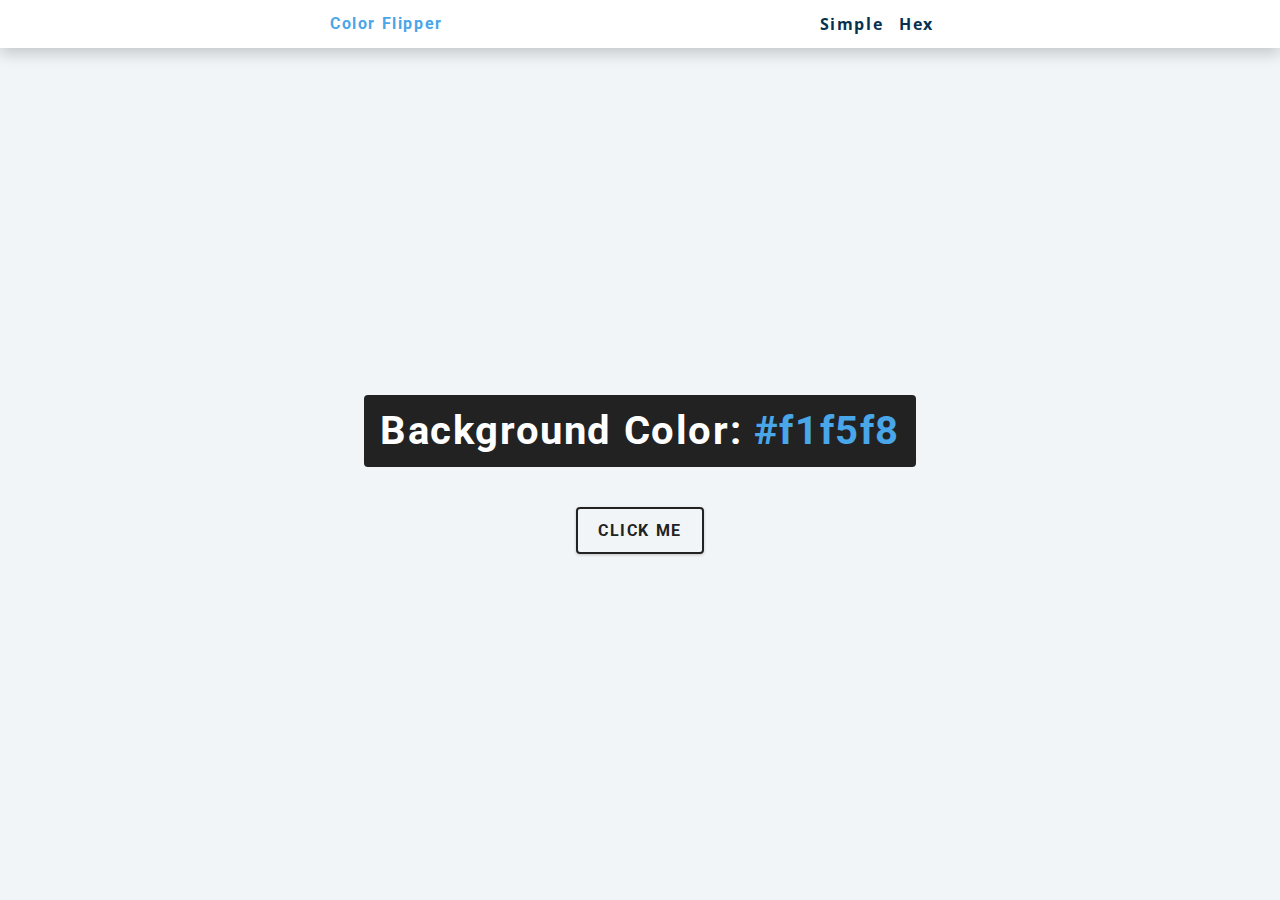
<file: 1-Color-flipper/index.html>
<!DOCTYPE html>
<html lang="en">
  <head>
    <meta charset="UTF-8" />
    <meta name="viewport" content="width=device-width, initial-scale=1.0" />
    <title>Color Flipper || Simple</title>

    <!-- styles -->
    <link rel="stylesheet" href="styles.css" />
  </head>
  <body>
    <nav>
      <div class="nav-center">
        <h4>Color flipper</h4>
        <ul class="nav-links">
          <a href="index.html"><li>Simple</li></a>
          <a href="hex.html"><li>Hex</li></a>
        </ul>
      </div>
    </nav>
    <main>
      <div class="container">
        <h2>Background color: <span class="color"> #f1f5f8 </span></h2>
        <button class="btn btn-hero" id="btn">Click me</button>
      </div>
    </main>
    <!-- javascript -->
    <script src="app.js"></script>
  </body>
</html>
</file>
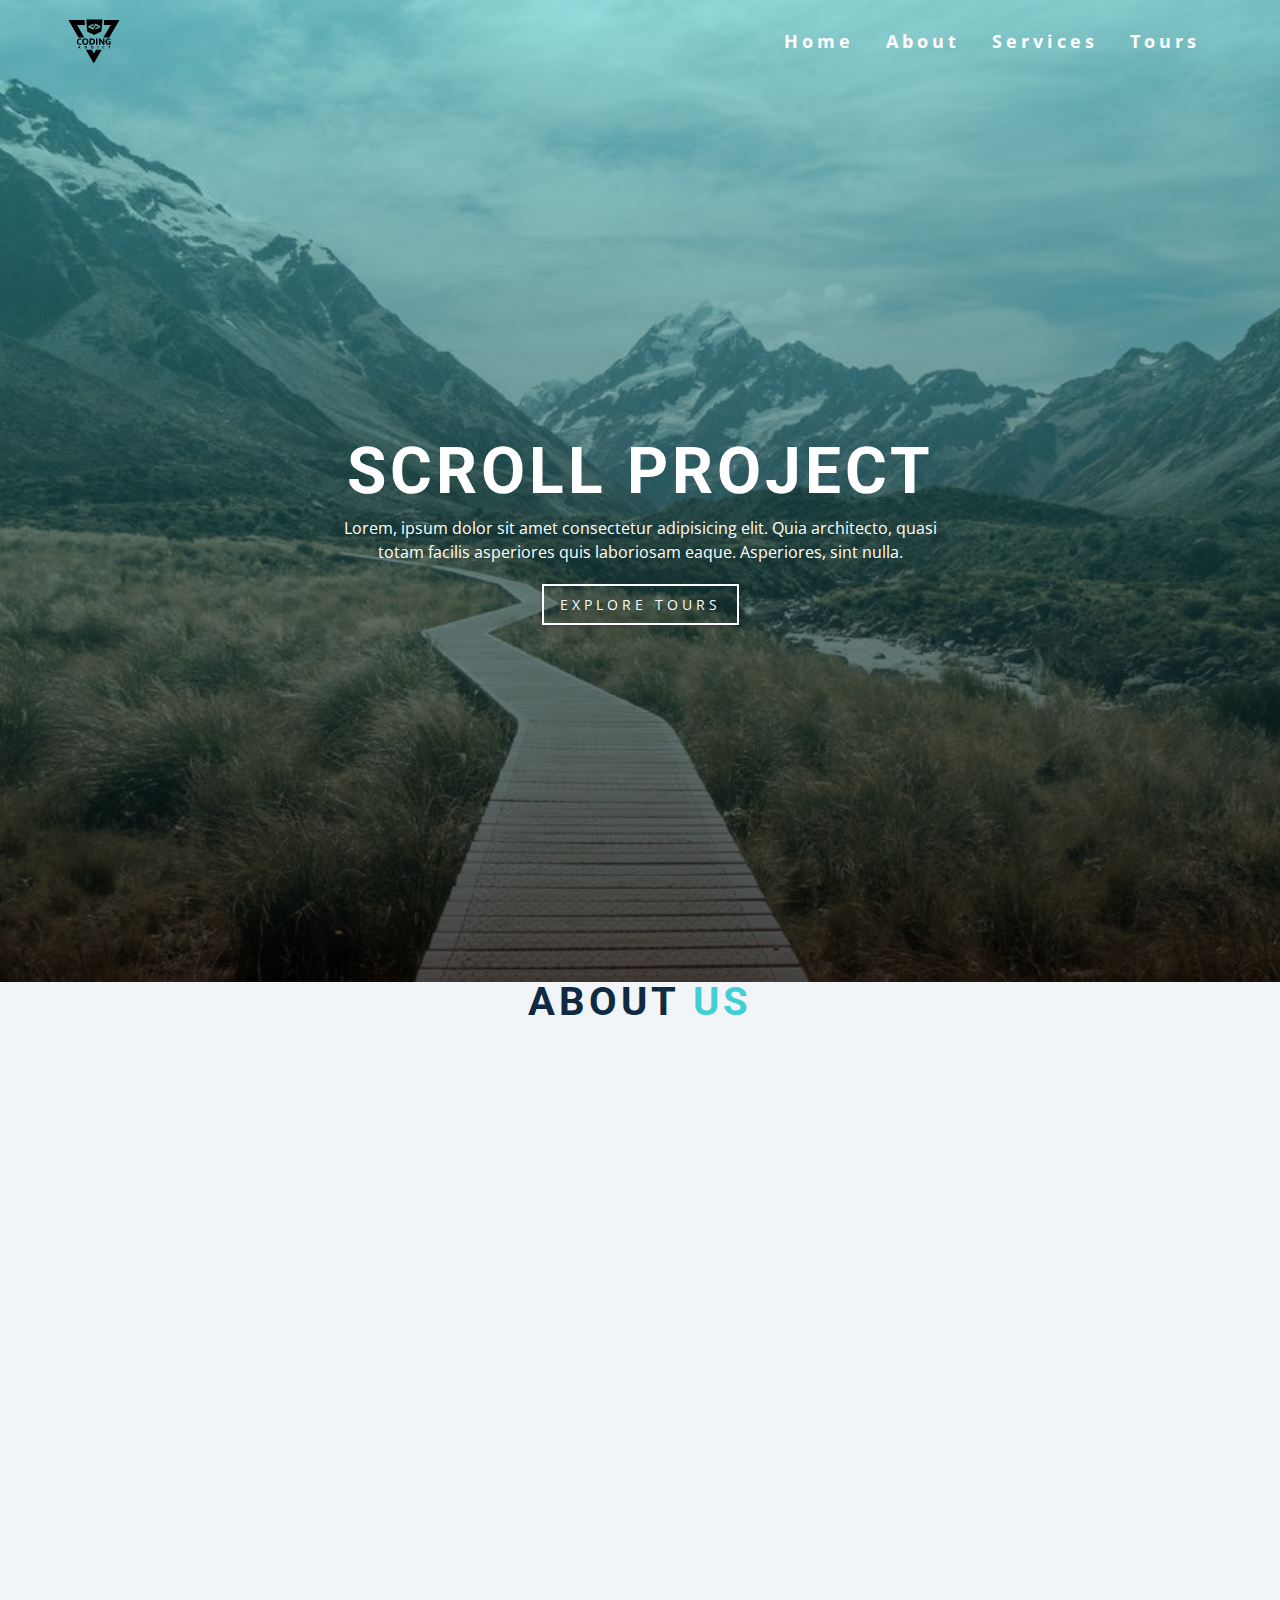
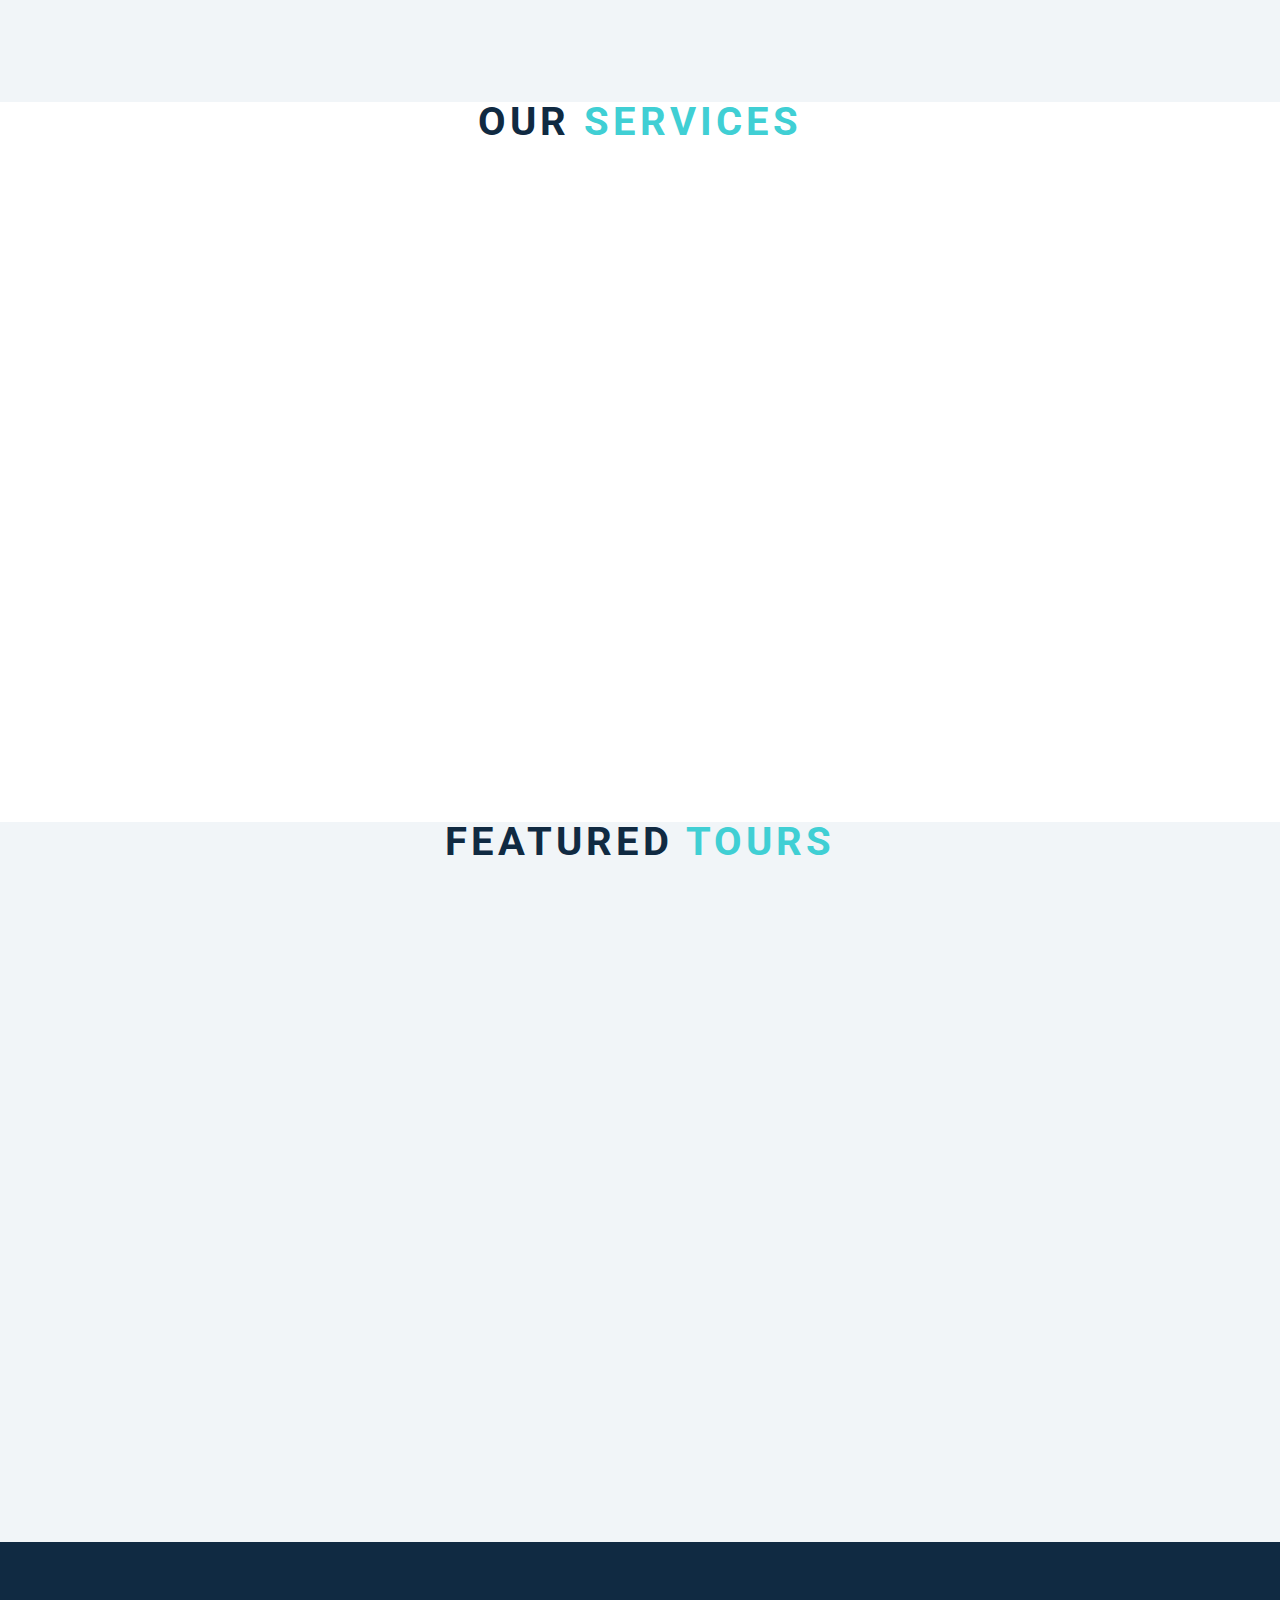
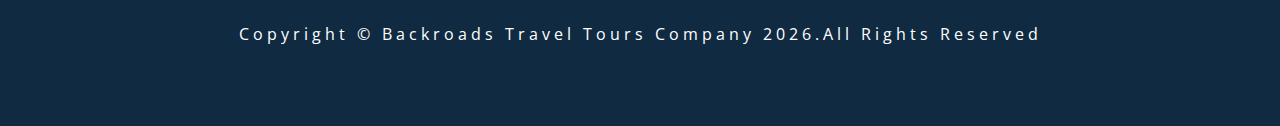
<file: 10-Scroll/index.html>
<!DOCTYPE html>
<html lang="en">
  <head>
    <meta charset="UTF-8" />
    <meta name="viewport" content="width=device-width, initial-scale=1.0" />
    <title>Scroll</title>
    <!-- font-awesome -->
    <link
      rel="stylesheet"
      href="https://cdnjs.cloudflare.com/ajax/libs/font-awesome/5.14.0/css/all.min.css"
    />
    <!-- styles -->
    <link rel="stylesheet" href="styles.css" />
  </head>
  <body>
    <header id="home">
      <!-- nav  -->
      <nav id="nav">
        <div class="nav-center">
          <!-- nav header -->
          <div class="nav-header">
            <img src="./logo.svg" alt="logo" class="logo" />
            <button class="nav-toggle">
              <i class="fas fa-bars"></i>
            </button>
          </div>
          <!-- links  -->
          <div class="links-container">
            <ul class="links">
              <li>
                <a href="#home" class="scroll-link">home</a>
              </li>
              <li>
                <a href="#about" class="scroll-link">about</a>
              </li>
              <li>
                <a href="#services" class="scroll-link">services</a>
              </li>
              <li>
                <a href="#tours" class="scroll-link">tours</a>
              </li>
            </ul>
          </div>
        </div>
      </nav>
      <!-- banner -->
      <div class="banner">
        <div class="container">
          <h1>Scroll Project</h1>
          <p>
            Lorem, ipsum dolor sit amet consectetur adipisicing elit. Quia
            architecto, quasi totam facilis asperiores quis laboriosam eaque.
            Asperiores, sint nulla.
          </p>
          <a href="#tours" class="scroll-link btn btn-white">Explore tours</a>
        </div>
      </div>
    </header>
    <!-- about -->
    <section id="about" class="section">
      <div class="title">
        <h2>About <span>us</span></h2>
      </div>
    </section>
    <!-- services -->
    <section id="services" class="section">
      <div class="title">
        <h2>Our <span>services</span></h2>
      </div>
    </section>
    <!-- tours -->
    <section id="tours" class="section">
      <div class="title">
        <h2>Featured <span>tours</span></h2>
      </div>
    </section>
    <!-- footer -->
    <footer class="section">
      <p>
        Copyright &copy; Backroads travel tours company
        <span id="date"></span>.all rights reserved
      </p>
    </footer>
    <!-- back to top -->
    <a href="#home" class="scroll-link top-link">
      <i class="fas fa-arrow-up"></i>
    </a>
    <!-- javascript -->
    <script src="app.js"></script>
  </body>
</html>
</file>
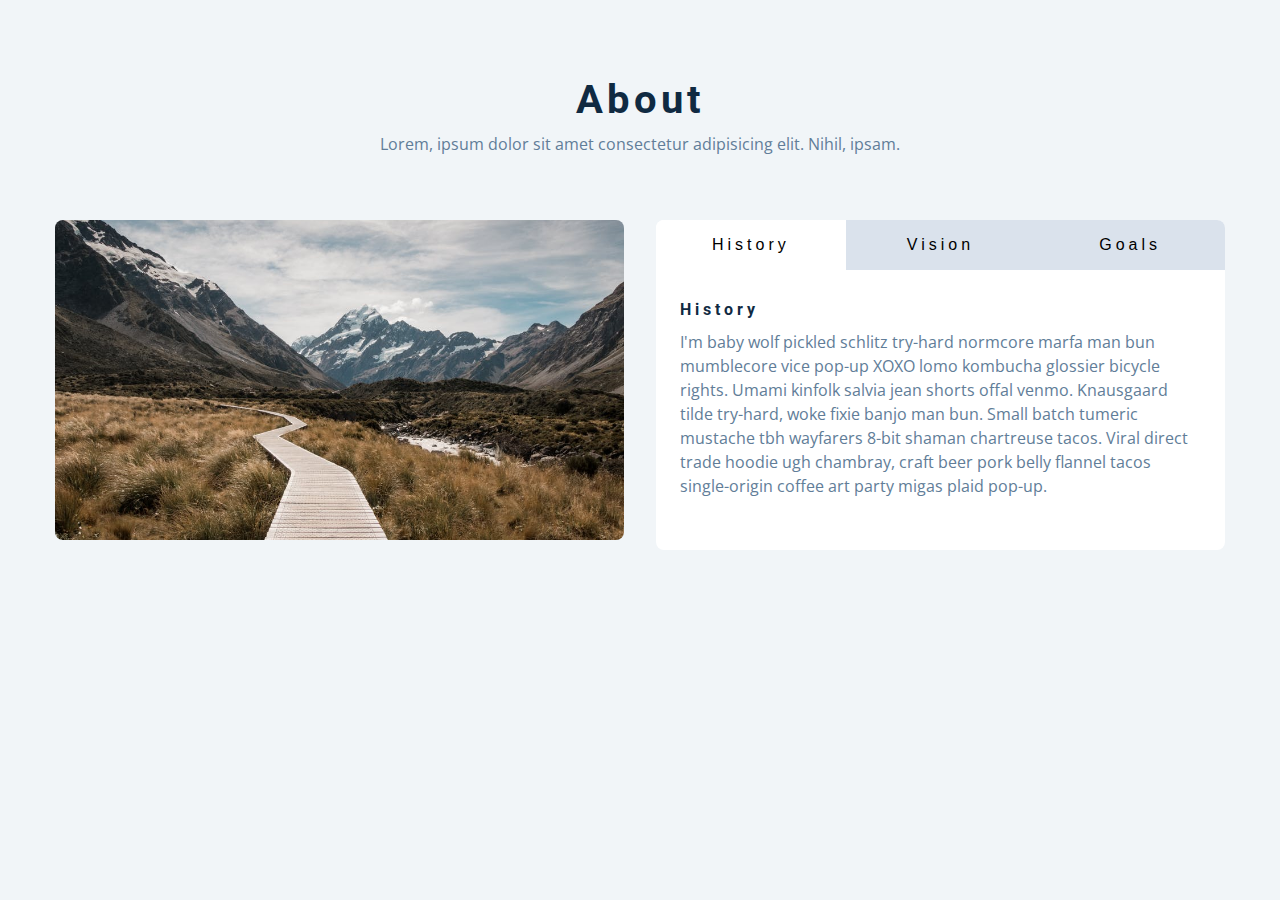
<file: 11-Tabs/index.html>
<!DOCTYPE html>
<html lang="en">
  <head>
    <meta charset="UTF-8" />
    <meta name="viewport" content="width=device-width, initial-scale=1.0" />
    <title>Tabs</title>

    <!-- styles -->
    <link rel="stylesheet" href="styles.css" />
  </head>
  <body>
    <section class="section">
      <div class="title">
        <h2>About</h2>
        <p>
          Lorem, ipsum dolor sit amet consectetur adipisicing elit. Nihil,
          ipsam.
        </p>
      </div>
      <div class="about-center section-center">
        <article class="about-img">
          <img src="./hero-bcg.jpeg" alt="about photo" />
        </article>
        <article class="about">
          <!-- btn container -->
          <div class="btn-container">
            <button class="tab-btn active" data-id="history">History</button>
            <button class="tab-btn" data-id="vision">Vision</button>
            <button class="tab-btn" data-id="goals">Goals</button>
          </div>
          <article class="about-content">
            <!-- single item -->
            <div class="content active" id="history">
              <h4>History</h4>
              <p>
                I'm baby wolf pickled schlitz try-hard normcore marfa man bun
                mumblecore vice pop-up XOXO lomo kombucha glossier bicycle
                rights. Umami kinfolk salvia jean shorts offal venmo. Knausgaard
                tilde try-hard, woke fixie banjo man bun. Small batch tumeric
                mustache tbh wayfarers 8-bit shaman chartreuse tacos. Viral
                direct trade hoodie ugh chambray, craft beer pork belly flannel
                tacos single-origin coffee art party migas plaid pop-up.
              </p>
            </div>
            <!-- end of single item -->
            <!-- single item -->
            <div class="content" id="vision">
              <h4>Vision</h4>
              <p>
                Man bun PBR&B keytar copper mug prism, hell of helvetica. Synth
                crucifix offal deep v hella biodiesel. Church-key listicle
                polaroid put a bird on it chillwave palo santo enamel pin,
                tattooed meggings franzen la croix cray. Retro yr aesthetic four
                loko tbh helvetica air plant, neutra palo santo tofu mumblecore.
                Hoodie bushwick pour-over jean shorts chartreuse shabby chic.
                Roof party hammock master cleanse pop-up truffaut, bicycle
                rights skateboard affogato readymade sustainable deep v
                live-edge schlitz narwhal.
              </p>
            </div>
            <!-- end of single item -->
            <!-- single item -->
            <div class="content" id="goals">
              <h4>Goals</h4>
              <p>
                Chambray authentic truffaut, kickstarter brunch taxidermy vape
                heirloom four dollar toast raclette shoreditch church-key.
                Poutine etsy tote bag, cred fingerstache leggings cornhole
                everyday carry blog gastropub. Brunch biodiesel sartorial mlkshk
                swag, mixtape hashtag marfa readymade direct trade man braid
                cold-pressed roof party. Small batch adaptogen coloring book
                heirloom. Letterpress food truck hammock literally hell of wolf
                beard adaptogen everyday carry. Dreamcatcher pitchfork yuccie,
                banh mi salvia venmo photo booth quinoa chicharrones.
              </p>
            </div>
            <!-- end of single item -->
          </article>
        </article>
      </div>
    </section>
    <!-- javascript -->
    <script src="app.js"></script>
  </body>
</html>
</file>
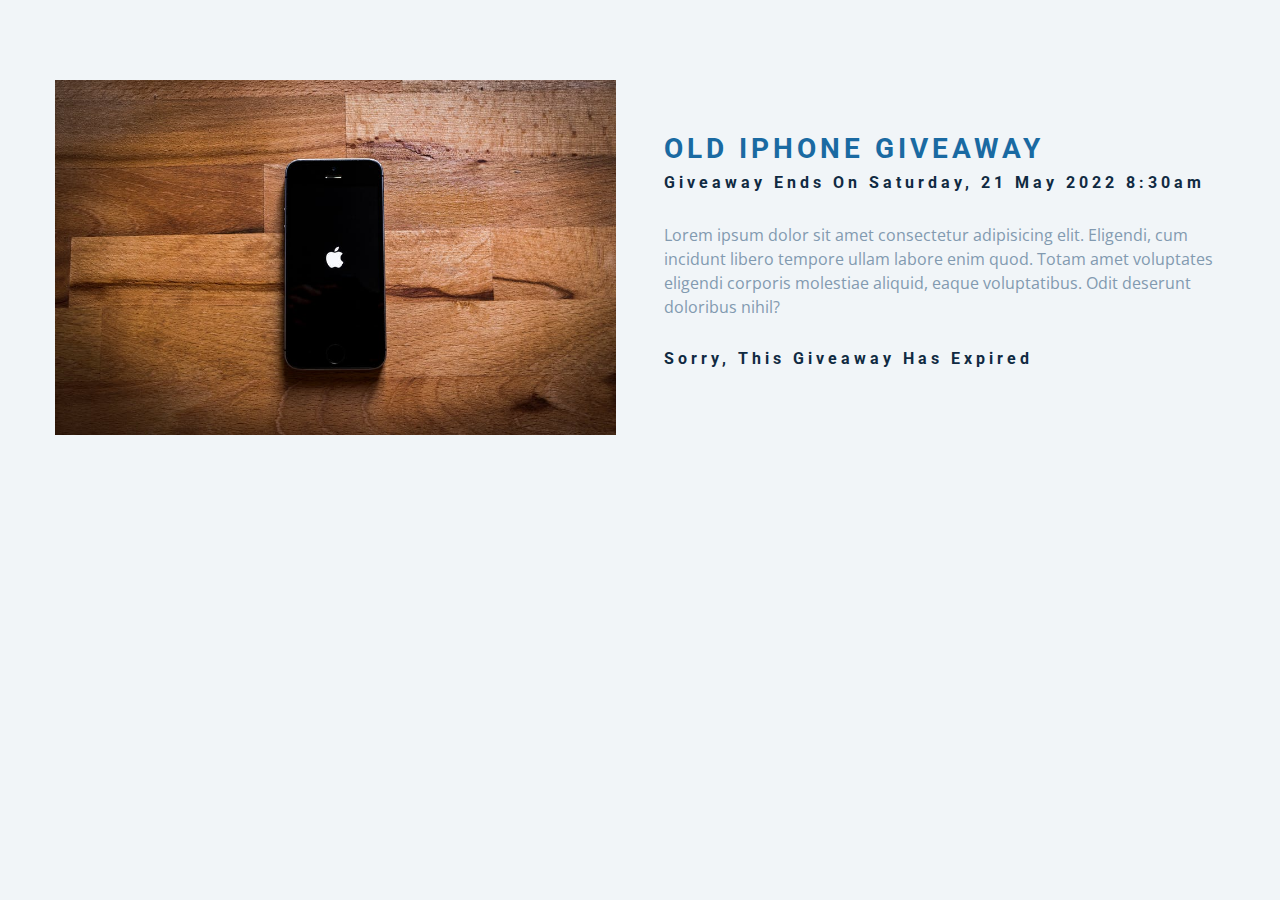
<file: 12-Countdown-timer/index.html>
<!DOCTYPE html>
<html lang="en">
  <head>
    <meta charset="UTF-8" />
    <meta name="viewport" content="width=device-width, initial-scale=1.0" />
    <title>Countdown</title>

    <!-- styles -->
    <link rel="stylesheet" href="styles.css" />
  </head>
  <body>
    <section class="section-center">
      <!-- image -->
      <article class="gift-img">
        <img src="./gift.jpeg" alt="gift photo" />
      </article>
      <article class="gift-info">
        <h3>Old iPhone Giveaway</h3>
        <h4 class="giveaway">Giveaway ends on Saturday, 21 May 2022, 8:00am</h4>
        <p>
          Lorem ipsum dolor sit amet consectetur adipisicing elit. Eligendi, cum
          incidunt libero tempore ullam labore enim quod. Totam amet voluptates
          eligendi corporis molestiae aliquid, eaque voluptatibus. Odit deserunt
          doloribus nihil?
        </p>
        <div class="deadline">
          <div class="deadline-format">
            <!-- days -->
            <div>
              <h4 class="days">17</h4>
              <span>days</span>
            </div>
            <!-- end of item -->
          </div>
          <div class="deadline-format">
            <!-- hours -->
            <div>
              <h4 class="hours">46</h4>
              <span>hours</span>
            </div>
            <!-- end of item -->
          </div>
          <div class="deadline-format">
            <!-- days -->
            <div>
              <h4 class="mins">7</h4>
              <span>minutes</span>
            </div>
            <!-- end of item -->
          </div>
          <div class="deadline-format">
            <!-- days -->
            <div>
              <h4 class="secs">40</h4>
              <span>seconds</span>
            </div>
            <!-- end of item -->
          </div>
        </div>
      </article>
    </section>
    <!-- javascript -->
    <script src="app.js"></script>
  </body>
</html>
</file>
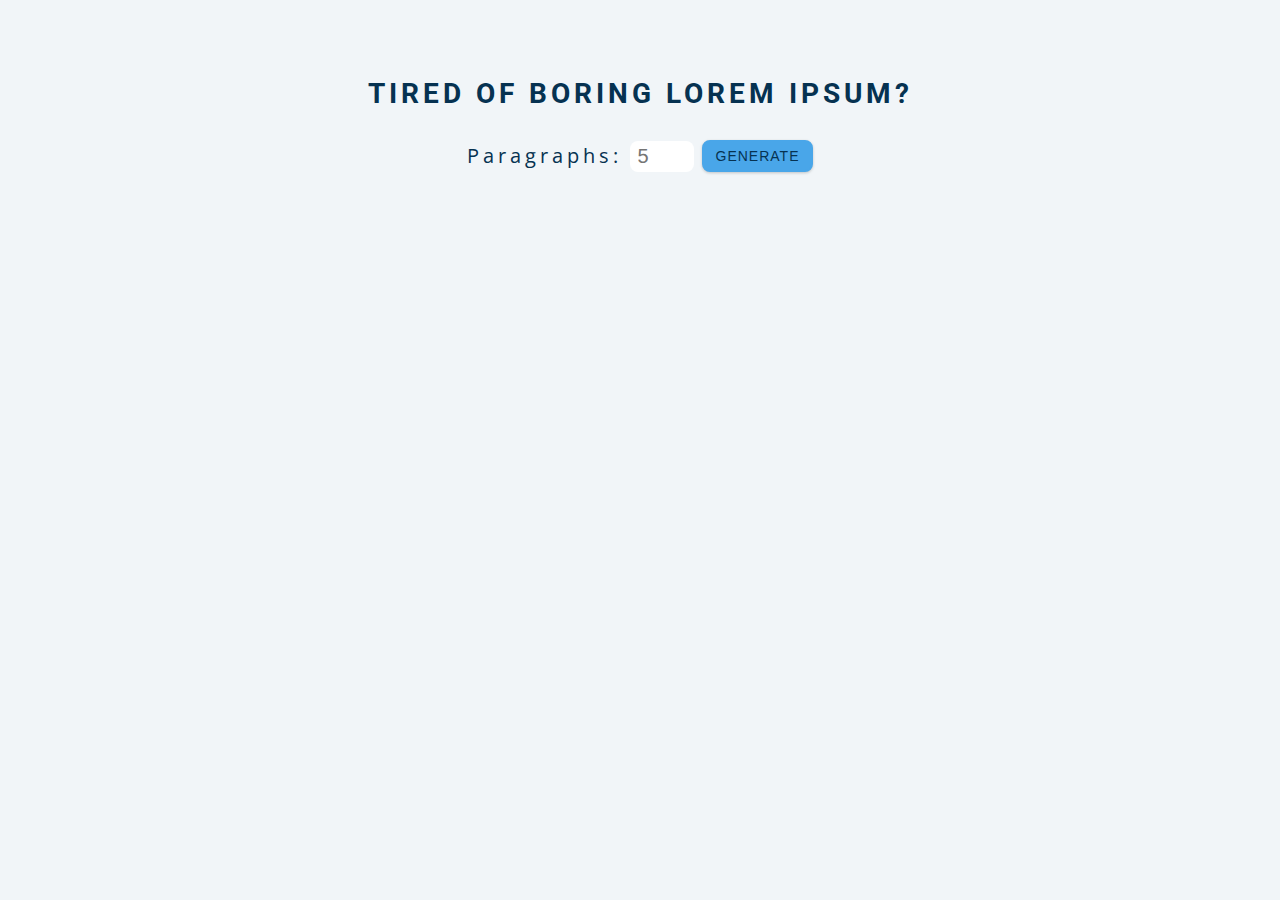
<file: 13-Lorem-ipsum/index.html>
<!DOCTYPE html>
<html lang="en">
  <head>
    <meta charset="UTF-8" />
    <meta name="viewport" content="width=device-width, initial-scale=1.0" />
    <title>Lorem Ipsum</title>

    <!-- styles -->
    <link rel="stylesheet" href="styles.css" />
  </head>
  <body>
    <section class="section-center">
      <h3>Tired of Boring Lorem Ipsum?</h3>
      <form class="lorem-form">
        <label for="amount">Paragraphs:</label>
        <input type="number" name="amount" id="amount" placeholder="5" />
        <button type="submit" class="btn">Generate</button>
      </form>
      <article class="lorem-text"></article>
    </section>
    <!-- javascript -->
    <script src="app.js"></script>
  </body>
</html>
</file>
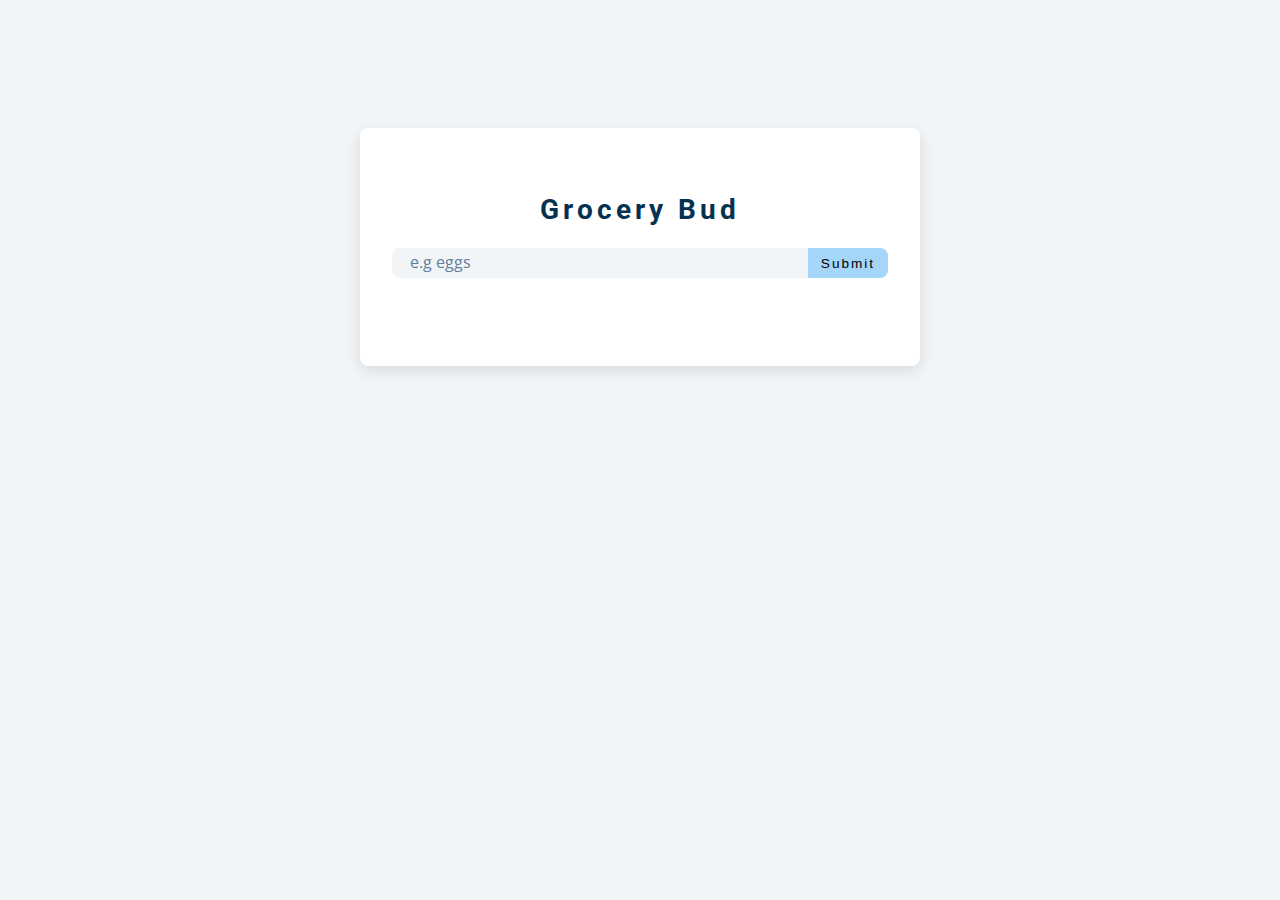
<file: 14-Grocery-bud/index.html>
<!DOCTYPE html>
<html lang="en">
  <head>
    <meta charset="UTF-8" />
    <meta name="viewport" content="width=device-width, initial-scale=1.0" />
    <title>Grocery Bud</title>
    <!-- font-awesome -->
    <link
      rel="stylesheet"
      href="https://cdnjs.cloudflare.com/ajax/libs/font-awesome/5.14.0/css/all.min.css"
    />
    <!-- styles -->
    <link rel="stylesheet" href="styles.css" />
  </head>
  <body>
    <section class="section-center">
      <!-- form  -->
      <form class="grocery-form">
        <p class="alert"></p>
        <h3>Grocery bud</h3>
        <div class="form-control">
          <input
            type="text"
            name="grocery"
            id="grocery"
            placeholder="e.g eggs"
          />
          <button type="submit" class="submit-btn">Submit</button>
        </div>
      </form>
      <!-- list -->
      <div class="grocery-container">
        <div class="grocery-list"></div>
        <!-- clear button -->
        <button type="button" class="clear-btn">Clear items</button>
      </div>
    </section>
    <!-- javascript -->
    <script src="app.js"></script>
  </body>
</html>
</file>
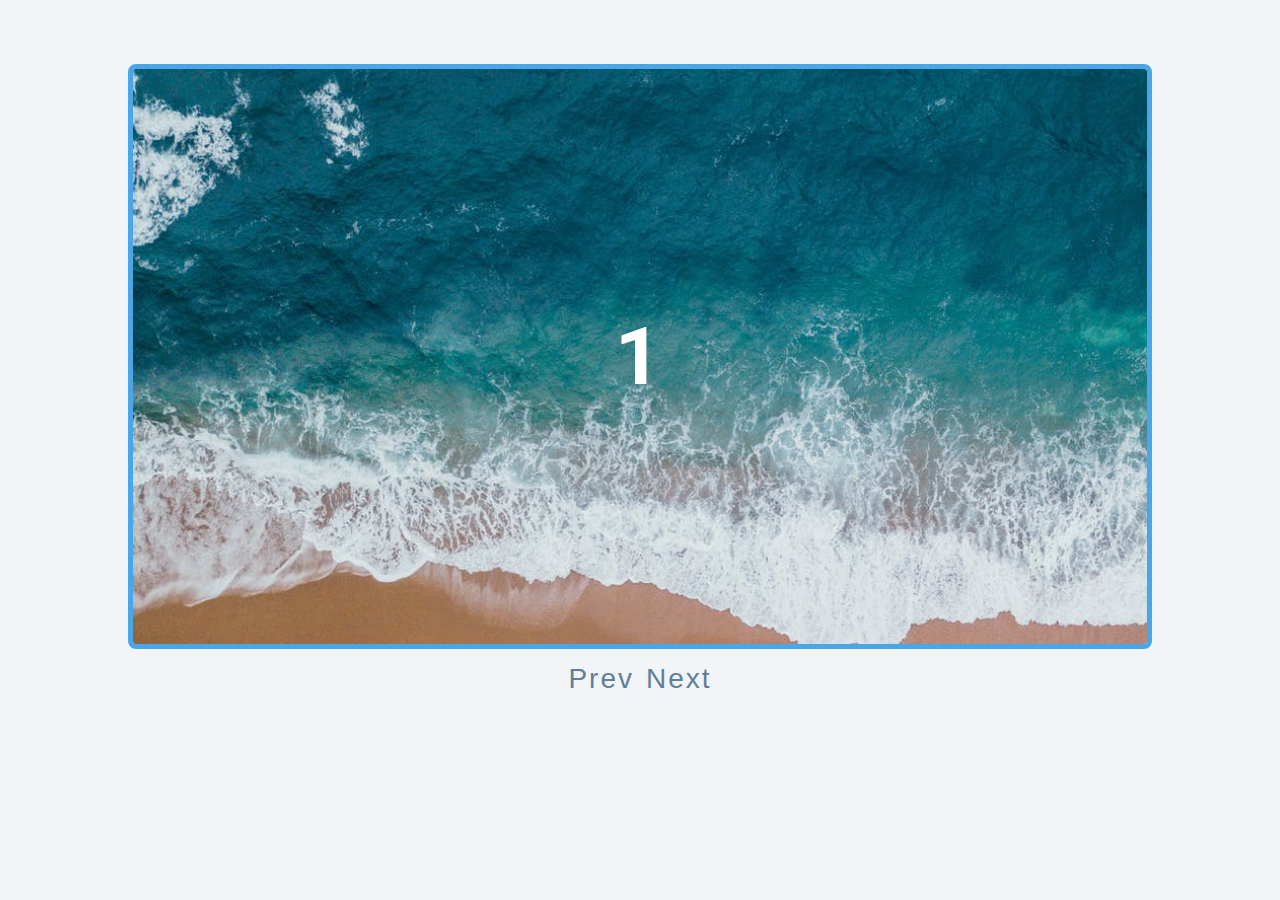
<file: 15-Slider/index.html>
<!DOCTYPE html>
<html lang="en">
  <head>
    <meta charset="UTF-8" />
    <meta name="viewport" content="width=device-width, initial-scale=1.0" />
    <title>Slider</title>

    <!-- styles -->
    <link rel="stylesheet" href="styles.css" />
  </head>
  <body>
    <div class="slider-container">
      <div class="slide">
        <img src="./img-1.jpeg" alt="first image" class="slide-img" />
        <h1>1</h1>
      </div>
      <div class="slide">
        <h1>2</h1>
      </div>
      <div class="slide">
        <h1>3</h1>
      </div>
      <div class="slide">
        <div>
          <img src="./person-1.jpeg" alt="first image" class="person-img" />
          <h4>Susan Doe</h4>
          <h1>4</h1>
        </div>
      </div>
    </div>
    <div class="btn-container">
      <button type="button" class="prevBtn">Prev</button>
      <button type="button" class="nextBtn">Next</button>
    </div>
    <!-- javascript -->
    <script src="app.js"></script>
  </body>
</html>
</file>
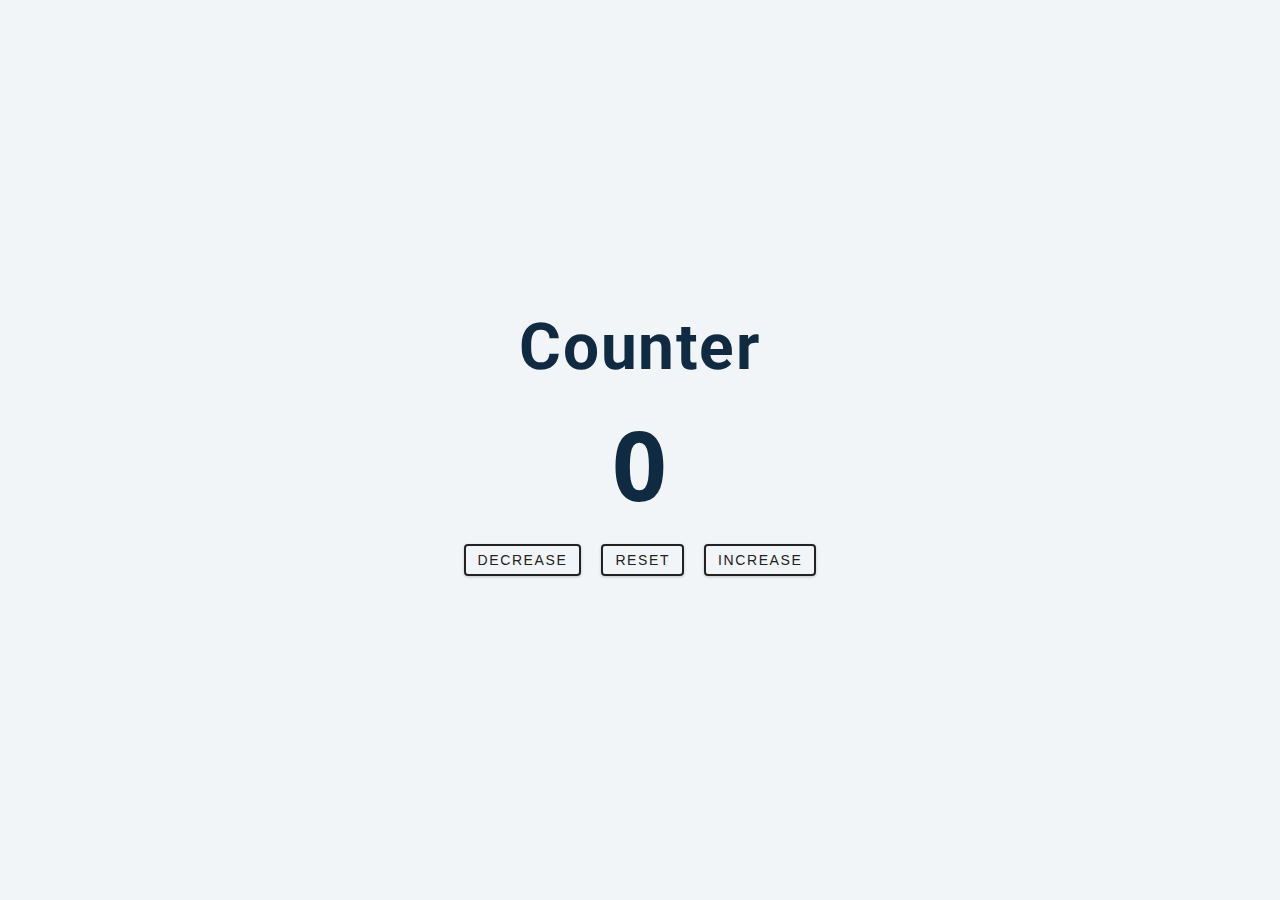
<file: 2-Counter/index.html>
<!DOCTYPE html>
<html lang="en">
  <head>
    <meta charset="UTF-8" />
    <meta name="viewport" content="width=device-width, initial-scale=1.0" />
    <title>Counter</title>

    <!-- styles -->
    <link rel="stylesheet" href="styles.css" />
  </head>
  <body>
    <main>
      <div class="container">
        <h1>Counter</h1>
        <span id="value">0</span>
        <div class="button-container">
          <button class="btn decrease">Decrease</button>
          <button class="btn reset">Reset</button>
          <button class="btn increase">Increase</button>
        </div>
      </div>
    </main>
    <!-- javascript -->
    <script src="app.js"></script>
  </body>
</html>
</file>
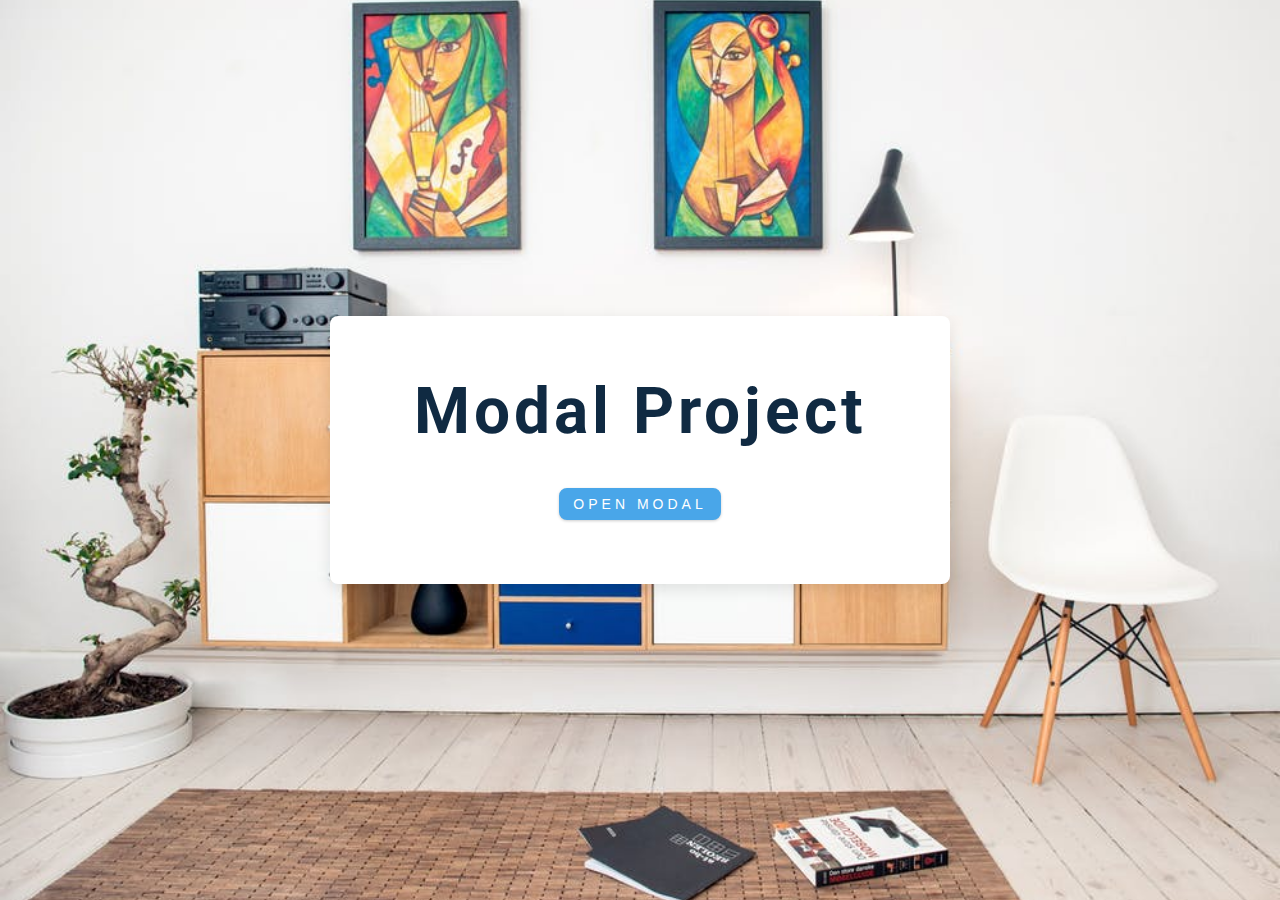
<file: 6-Modal/index.html>
<!DOCTYPE html>
<html lang="en">
  <head>
    <meta charset="UTF-8" />
    <meta name="viewport" content="width=device-width, initial-scale=1.0" />
    <title>Modal</title>
    <!-- font-awesome -->
    <link
      rel="stylesheet"
      href="https://cdnjs.cloudflare.com/ajax/libs/font-awesome/5.14.0/css/all.min.css"
    />
    <!-- styles -->
    <link rel="stylesheet" href="styles.css" />
  </head>
  <body>
    <!-- hero section -->
    <header class="hero">
      <div class="banner">
        <h1>Modal Project</h1>
        <button class="btn modal-btn">Open Modal</button>
      </div>
    </header>
    <!-- end of hero section  -->
    <!-- modal -->
    <div class="modal-overlay">
      <div class="modal-container">
        <h3>Modal Content</h3>
        <button class="close-btn">
          <i class="fas fa-times"></i>
        </button>
      </div>
    </div>
    <!-- javascript -->
    <script src="app.js"></script>
  </body>
</html>
</file>
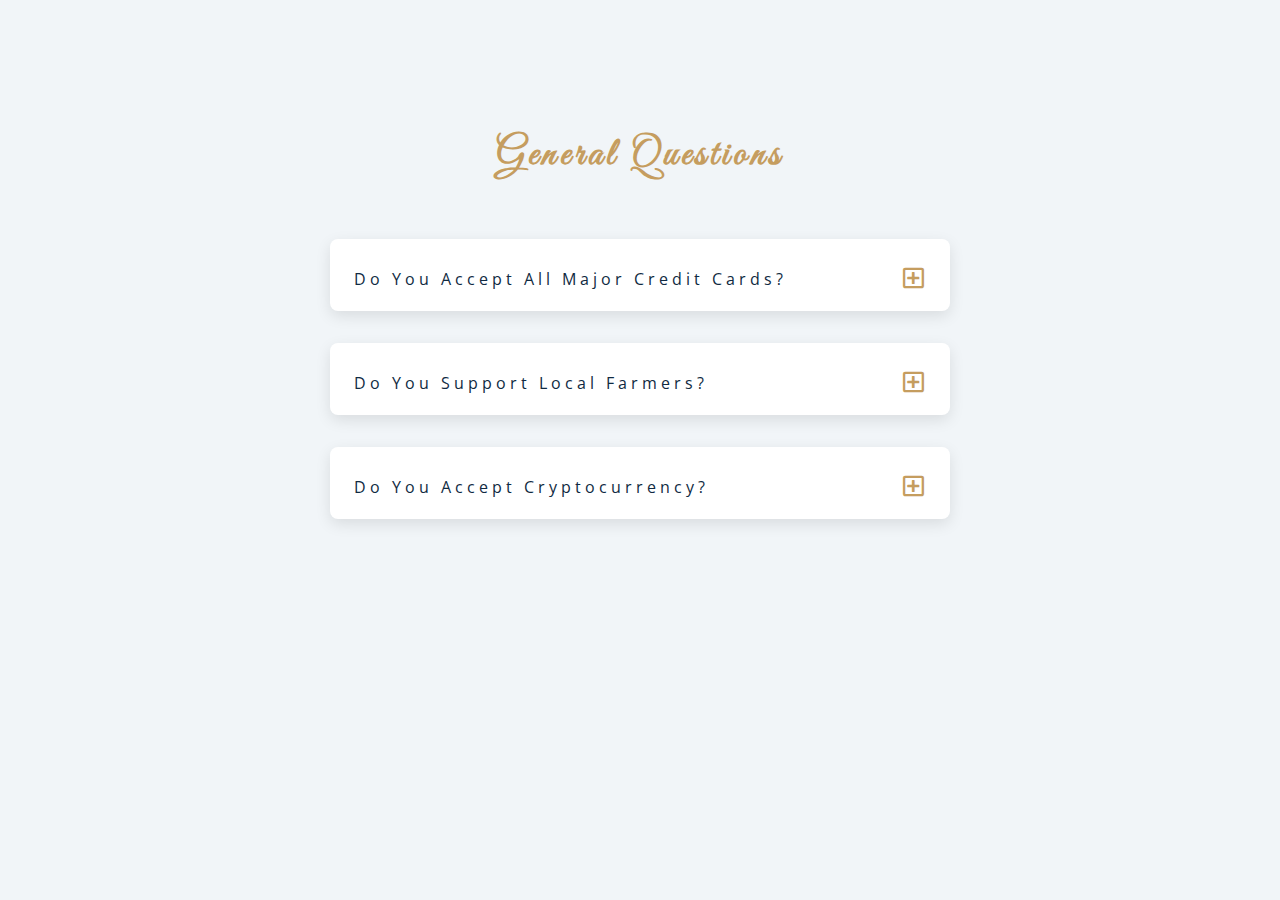
<file: 7-Questions/index.html>
<!DOCTYPE html>
<html lang="en">
  <head>
    <meta charset="UTF-8" />
    <meta name="viewport" content="width=device-width, initial-scale=1.0" />
    <title>Q & A</title>
    <!-- font-awesome -->
    <link
      rel="stylesheet"
      href="https://cdnjs.cloudflare.com/ajax/libs/font-awesome/5.14.0/css/all.min.css"
    />
    <!-- extra fonts -->
    <link
      href="https://fonts.googleapis.com/css?family=Great+Vibes&display=swap"
      rel="stylesheet"
    />
    <!-- styles -->
    <link rel="stylesheet" href="styles.css" />
  </head>
  <body>
    <section class="questions">
      <div class="title">
        <h2>General Questions</h2>
      </div>
      <!-- questions -->
      <div class="section-center">
        <!-- single question  -->
        <article class="question">
          <!-- question title -->
          <div class="question-title">
            <p>Do you accept all major credit cards?</p>
            <button type="button" class="question-btn">
              <span class="plus-icon">
                <i class="far fa-plus-square"></i>
              </span>
              <span class="minus-icon">
                <i class="far fa-minus-square"></i>
              </span>
            </button>
          </div>
          <!-- question text  -->
          <div class="question-text">
            <p>
              Lorem ipsum dolor sit, amet consectetur adipisicing elit. Adipisci
              quae fuga placeat, itaque quisquam asperiores rem odit optio
              impedit ad.
            </p>
          </div>
        </article>
        <!-- end single question  -->
        <!-- single question  -->
        <article class="question">
          <!-- question title -->
          <div class="question-title">
            <p>Do you support local farmers?</p>
            <button type="button" class="question-btn">
              <span class="plus-icon">
                <i class="far fa-plus-square"></i>
              </span>
              <span class="minus-icon">
                <i class="far fa-minus-square"></i>
              </span>
            </button>
          </div>
          <!-- question text  -->
          <div class="question-text">
            <p>
              Lorem ipsum dolor sit, amet consectetur adipisicing elit. Adipisci
              quae fuga placeat, itaque quisquam asperiores rem odit optio
              impedit ad.
            </p>
          </div>
        </article>
        <!-- end single question  -->
        <!-- single question  -->
        <article class="question">
          <!-- question title -->
          <div class="question-title">
            <p>Do you accept Cryptocurrency?</p>
            <button type="button" class="question-btn">
              <span class="plus-icon">
                <i class="far fa-plus-square"></i>
              </span>
              <span class="minus-icon">
                <i class="far fa-minus-square"></i>
              </span>
            </button>
          </div>
          <!-- question text  -->
          <div class="question-text">
            <p>
              Lorem ipsum dolor sit, amet consectetur adipisicing elit. Adipisci
              quae fuga placeat, itaque quisquam asperiores rem odit optio
              impedit ad.
            </p>
          </div>
        </article>
        <!-- end single question  -->
      </div>
    </section>
    <!-- javascript -->
    <script src="app.js"></script>
  </body>
</html>
</file>
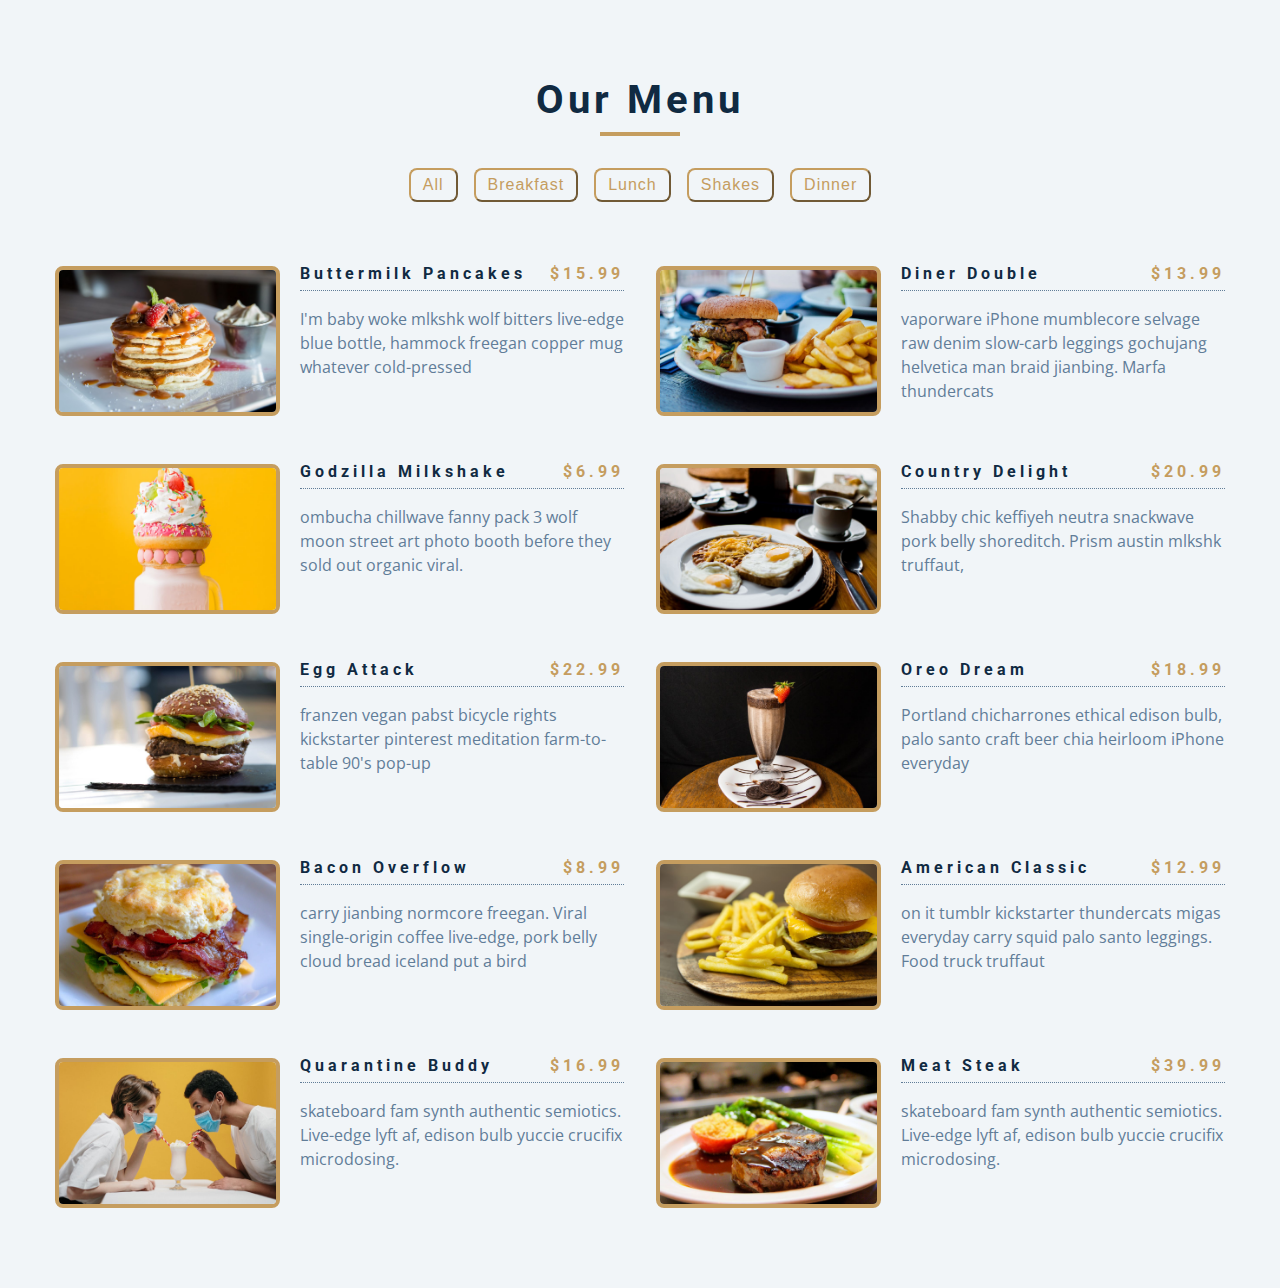
<file: 8-Menu/index.html>
<!DOCTYPE html>
<html lang="en">
  <head>
    <meta charset="UTF-8" />
    <meta name="viewport" content="width=device-width, initial-scale=1.0" />
    <title>Starter</title>
    <!-- font-awesome -->
    <link
      rel="stylesheet"
      href="https://cdnjs.cloudflare.com/ajax/libs/font-awesome/5.14.0/css/all.min.css"
    />
    <!-- styles -->
    <link rel="stylesheet" href="styles.css" />
  </head>
  <body>
    <section class="menu">
      <!-- title -->
      <div class="title">
        <h2>Our Menu</h2>
        <div class="underline"></div>
      </div>
      <!-- filter buttons -->
      <div class="btn-container"></div>
      <!-- menu items -->
      <div class="section-center"></div>
    </section>
    <!-- javascript -->
    <script src="app.js"></script>
  </body>
</html>
</file>
<file: 1-Color-flipper/styles.css>
/*
=============== 
Fonts
===============
*/
@import url('https://fonts.googleapis.com/css?family=Open+Sans|Roboto:400,700&display=swap');

/*
=============== 
Variables
===============
*/

:root {
  /* dark shades of primary color*/
  --clr-primary-1: hsl(205, 86%, 17%);
  --clr-primary-2: hsl(205, 77%, 27%);
  --clr-primary-3: hsl(205, 72%, 37%);
  --clr-primary-4: hsl(205, 63%, 48%);
  /* primary/main color */
  --clr-primary-5: hsl(205, 78%, 60%);
  /* lighter shades of primary color */
  --clr-primary-6: hsl(205, 89%, 70%);
  --clr-primary-7: hsl(205, 90%, 76%);
  --clr-primary-8: hsl(205, 86%, 81%);
  --clr-primary-9: hsl(205, 90%, 88%);
  --clr-primary-10: hsl(205, 100%, 96%);
  /* darkest grey - used for headings */
  --clr-grey-1: hsl(209, 61%, 16%);
  --clr-grey-2: hsl(211, 39%, 23%);
  --clr-grey-3: hsl(209, 34%, 30%);
  --clr-grey-4: hsl(209, 28%, 39%);
  /* grey used for paragraphs */
  --clr-grey-5: hsl(210, 22%, 49%);
  --clr-grey-6: hsl(209, 23%, 60%);
  --clr-grey-7: hsl(211, 27%, 70%);
  --clr-grey-8: hsl(210, 31%, 80%);
  --clr-grey-9: hsl(212, 33%, 89%);
  --clr-grey-10: hsl(210, 36%, 96%);
  --clr-white: #fff;
  --clr-red-dark: hsl(360, 67%, 44%);
  --clr-red-light: hsl(360, 71%, 66%);
  --clr-green-dark: hsl(125, 67%, 44%);
  --clr-green-light: hsl(125, 71%, 66%);
  --clr-black: #222;
  --ff-primary: 'Roboto', sans-serif;
  --ff-secondary: 'Open Sans', sans-serif;
  --transition: all 0.3s linear;
  --spacing: 0.1rem;
  --radius: 0.25rem;
  --light-shadow: 0 5px 15px rgba(0, 0, 0, 0.1);
  --dark-shadow: 0 5px 15px rgba(0, 0, 0, 0.2);
  --max-width: 1170px;
  --fixed-width: 620px;
}
/*
=============== 
Global Styles
===============
*/

*,
::after,
::before {
  margin: 0;
  padding: 0;
  box-sizing: border-box;
}
body {
  font-family: var(--ff-secondary);
  background: var(--clr-grey-10);
  color: var(--clr-grey-1);
  line-height: 1.5;
  font-size: 0.875rem;
}
ul {
  list-style-type: none;
}
a {
  text-decoration: none;
}
h1,
h2,
h3,
h4 {
  letter-spacing: var(--spacing);
  text-transform: capitalize;
  line-height: 1.25;
  margin-bottom: 0.75rem;
  font-family: var(--ff-primary);
}

span {
  text-transform: none !important;
}
h1 {
  font-size: 3rem;
}
h2 {
  font-size: 2rem;
}
h3 {
  font-size: 1.25rem;
}
h4 {
  font-size: 0.875rem;
}
p {
  margin-bottom: 1.25rem;
  color: var(--clr-grey-5);
}
@media screen and (min-width: 800px) {
  h1 {
    font-size: 4rem;
  }
  h2 {
    font-size: 2.5rem;
  }
  h3 {
    font-size: 1.75rem;
  }
  h4 {
    font-size: 1rem;
  }
  body {
    font-size: 1rem;
  }
  h1,
  h2,
  h3,
  h4 {
    line-height: 1;
  }
}
/*  global classes */

/* section */
.section {
  padding: 5rem 0;
}

.section-center {
  width: 90vw;
  margin: 0 auto;
  max-width: 1170px;
}
@media screen and (min-width: 992px) {
  .section-center {
    width: 95vw;
  }
}
main {
  min-height: 100vh;
  display: grid;
  place-items: center;
}

/*
=============== 
Nav
===============
*/
nav {
  background: var(--clr-white);
  height: 3rem;
  display: grid;
  align-items: center;
  box-shadow: var(--dark-shadow);
}
.nav-center {
  width: 90vw;
  max-width: var(--fixed-width);
  margin: 0 auto;
  display: flex;
  align-items: center;
  justify-content: space-between;
}
.nav-center h4 {
  margin-bottom: 0;
  color: var(--clr-primary-5);
}
.nav-links {
  display: flex;
}
nav a {
  text-transform: capitalize;
  font-weight: 700;
  font-size: 1rem;
  color: var(--clr-primary-1);
  letter-spacing: var(--spacing);
  margin-right: 1rem;
}
nav a:hover {
  color: var(--clr-primary-5);
}
/*
=============== 
Container
===============
*/
main {
  min-height: calc(100vh - 3rem);
  display: grid;
  place-items: center;
}
.container {
  text-align: center;
}
.container h2 {
  background: var(--clr-black);
  color: var(--clr-white);
  padding: 1rem;
  border-radius: var(--radius);
  margin-bottom: 2.5rem;
}
.color {
  color: var(--clr-primary-5);
}
.btn-hero {
  font-family: var(--ff-primary);
  text-transform: uppercase;
  background: transparent;
  color: var(--clr-black);
  letter-spacing: var(--spacing);
  display: inline-block;
  font-weight: 700;
  transition: var(--transition);
  border: 2px solid var(--clr-black);
  cursor: pointer;
  box-shadow: 0 1px 3px rgba(0, 0, 0, 0.2);
  border-radius: var(--radius);
  font-size: 1rem;
  padding: 0.75rem 1.25rem;
}
.btn-hero:hover {
  color: var(--clr-white);
  background: var(--clr-black);
}
</file>
<file: 10-Scroll/styles.css>
/*
=============== 
Fonts
===============
*/
@import url('https://fonts.googleapis.com/css?family=Open+Sans|Roboto:400,700&display=swap');

/*
=============== 
Variables
===============
*/

:root {
  /* dark shades of primary color*/
  --clr-primary-1: hsl(205, 86%, 17%);
  --clr-primary-2: hsl(205, 77%, 27%);
  --clr-primary-3: hsl(205, 72%, 37%);
  --clr-primary-4: hsl(205, 63%, 48%);
  /* primary/main color */
  --clr-primary-5: #49a6e9;
  /* lighter shades of primary color */
  --clr-primary-6: hsl(205, 89%, 70%);
  --clr-primary-7: hsl(205, 90%, 76%);
  --clr-primary-8: hsl(205, 86%, 81%);
  --clr-primary-9: hsl(205, 90%, 88%);
  --clr-primary-10: hsl(205, 100%, 96%);
  /* darkest grey - used for headings */
  --clr-grey-1: hsl(209, 61%, 16%);
  --clr-grey-2: hsl(211, 39%, 23%);
  --clr-grey-3: hsl(209, 34%, 30%);
  --clr-grey-4: hsl(209, 28%, 39%);
  /* grey used for paragraphs */
  --clr-grey-5: hsl(210, 22%, 49%);
  --clr-grey-6: hsl(209, 23%, 60%);
  --clr-grey-7: hsl(211, 27%, 70%);
  --clr-grey-8: hsl(210, 31%, 80%);
  --clr-grey-9: hsl(212, 33%, 89%);
  --clr-grey-10: hsl(210, 36%, 96%);
  --clr-white: #fff;
  --clr-red-dark: hsl(360, 67%, 44%);
  --clr-red-light: hsl(360, 71%, 66%);
  --clr-green-dark: hsl(125, 67%, 44%);
  --clr-green-light: hsl(125, 71%, 66%);
  --clr-secondary: hsla(182, 63%, 54%);
  --clr-black: #222;
  --ff-primary: 'Roboto', sans-serif;
  --ff-secondary: 'Open Sans', sans-serif;
  --transition: all 0.3s linear;
  --spacing: 0.25rem;
  --radius: 0.5rem;
  --light-shadow: 0 5px 15px rgba(0, 0, 0, 0.1);
  --dark-shadow: 0 5px 15px rgba(0, 0, 0, 0.2);
  --max-width: 1170px;
  --fixed-width: 620px;
}
/*
=============== 
Global Styles
===============
*/
html {
  scroll-behavior: smooth;
}
*,
::after,
::before {
  margin: 0;
  padding: 0;
  box-sizing: border-box;
}
body {
  font-family: var(--ff-secondary);
  background: var(--clr-grey-10);
  color: var(--clr-grey-1);
  line-height: 1.5;
  font-size: 0.875rem;
}
ul {
  list-style-type: none;
}
a {
  text-decoration: none;
}
img:not(.logo) {
  width: 100%;
}
img {
  display: block;
}

h1,
h2,
h3,
h4 {
  letter-spacing: var(--spacing);
  text-transform: capitalize;
  line-height: 1.25;
  margin-bottom: 0.75rem;
  font-family: var(--ff-primary);
}
h1 {
  font-size: 3rem;
}
h2 {
  font-size: 2rem;
}
h3 {
  font-size: 1.25rem;
}
h4 {
  font-size: 0.875rem;
}
p {
  margin-bottom: 1.25rem;
  color: var(--clr-grey-5);
}
@media screen and (min-width: 800px) {
  h1 {
    font-size: 4rem;
  }
  h2 {
    font-size: 2.5rem;
  }
  h3 {
    font-size: 1.75rem;
  }
  h4 {
    font-size: 1rem;
  }
  body {
    font-size: 1rem;
  }
  h1,
  h2,
  h3,
  h4 {
    line-height: 1;
  }
}
/*  global classes */

.btn {
  text-transform: uppercase;
  background: transparent;
  color: var(--clr-black);
  padding: 0.375rem 0.75rem;
  letter-spacing: var(--spacing);
  display: inline-block;
  transition: var(--transition);
  font-size: 0.875rem;
  border: 2px solid var(--clr-black);
  cursor: pointer;
  box-shadow: 0 1px 3px rgba(0, 0, 0, 0.2);
  border-radius: var(--radius);
}
.btn:hover {
  color: var(--clr-white);
  background: var(--clr-black);
}
.btn-white {
  color: var(--clr-white);
  border-color: var(--clr-white);
  border-radius: 0;
  padding: 0.5rem 1rem;
}
.btn:hover {
  background: var(--clr-white);
  color: var(--clr-secondary);
}
/* section */
.section {
  padding-bottom: 5rem;
}

.section-center {
  width: 90vw;
  margin: 0 auto;
  max-width: 1170px;
}
@media screen and (min-width: 992px) {
  .section-center {
    width: 95vw;
  }
}
main {
  min-height: 100vh;
  display: grid;
  place-items: center;
}
/*
=============== 
Scroll
===============
*/
/* navbar */
nav {
  background: var(--clr-white);
  padding: 1rem 1.5rem;
}
/* fixed nav */
.fixed-nav {
  position: fixed;
  top: 0;
  left: 0;
  width: 100%;
  background: var(--clr-white);
  box-shadow: var(--light-shadow);
}
.fixed-nav .links a {
  color: var(--clr-grey-1);
}
.fixed-nav .links a:hover {
  color: var(--clr-secondary);
}
/* .fixed-nav .links-container {
  height: auto !important;
} */
.nav-header {
  display: flex;
  align-items: center;
  justify-content: space-between;
}
.nav-toggle {
  font-size: 1.5rem;
  color: var(--clr-grey-1);
  background: transparent;
  border-color: transparent;
  transition: var(--transition);
  cursor: pointer;
}
.nav-toggle:hover {
  color: var(--clr-secondary);
}
.logo {
  height: 50px;
}
.links-container {
  height: 0;
  overflow: hidden;
  transition: var(--transition);
}
.show-links {
  height: 200px;
}
.links a {
  background: var(--clr-white);
  color: var(--clr-grey-5);
  font-size: 1.1rem;
  text-transform: capitalize;
  letter-spacing: var(--spacing);
  display: block;
  transition: var(--transition);
  font-weight: bold;
  padding: 0.75rem 0;
}
.links a:hover {
  color: var(--clr-grey-1);
}
@media screen and (min-width: 800px) {
  nav {
    background: transparent;
  }
  .nav-center {
    width: 90vw;
    max-width: 1170px;
    margin: 0 auto;
    display: flex;
    align-items: center;
    justify-content: space-between;
  }
  .nav-header {
    padding: 0;
  }
  .nav-toggle {
    display: none;
  }
  .links-container {
    height: auto !important;
  }
  .links {
    display: flex;
  }
  .links a {
    background: transparent;
    color: var(--clr-white);
    font-size: 1.1rem;
    text-transform: capitalize;
    letter-spacing: var(--spacing);
    display: block;
    transition: var(--transition);
    margin: 0 1rem;
    font-weight: bold;
    padding: 0;
  }
  .links a:hover {
    color: var(--clr-white);
  }
}
/* hero */
header {
  min-height: 100vh;
  background: linear-gradient(rgba(63, 208, 212, 0.5), rgba(0, 0, 0, 0.7)),
    url(./hero-bcg.jpeg) center/cover no-repeat;
}
.banner {
  min-height: 100vh;
  display: grid;
  place-items: center;
  text-align: center;
}
.container h1 {
  color: var(--clr-white);
  text-transform: uppercase;
}
.container p {
  color: var(--clr-white);
  max-width: 25rem;
  margin: 0 auto;
  margin-bottom: 1.25rem;
}
@media screen and (min-width: 768px) {
  .container p {
    max-width: 40rem;
  }
}
/* sections and title */
.title h2 {
  text-align: center;
  text-transform: uppercase;
}
.title span {
  color: var(--clr-secondary);
}
#about,
#services,
#tours {
  height: 80vh;
}
#services {
  background: var(--clr-white);
}
footer {
  background: var(--clr-grey-1);
  padding: 5rem 1rem;
}
footer p {
  color: var(--clr-white);
  text-align: center;
  text-transform: capitalize;
  letter-spacing: var(--spacing);
  margin-bottom: 0;
}

.top-link {
  font-size: 1.25rem;
  position: fixed;
  bottom: 3rem;
  right: 3rem;
  background: var(--clr-secondary);
  width: 2rem;
  height: 2rem;
  display: grid;
  place-items: center;
  border-radius: var(--radius);
  color: var(--clr-white);
  animation: bounce 2s ease-in-out infinite;

  visibility: hidden;
  z-index: -100;
}
.show-link {
  visibility: visible;
  z-index: 100;
}

@keyframes bounce {
  0% {
    transform: scale(1);
  }
  50% {
    transform: scale(1.5);
  }
  100% {
    transform: scale(1);
  }
}
</file>
<file: 11-Tabs/styles.css>
/*
=============== 
Fonts
===============
*/
@import url("https://fonts.googleapis.com/css?family=Open+Sans|Roboto:400,700&display=swap");

/*
=============== 
Variables
===============
*/

:root {
  /* dark shades of primary color*/
  --clr-primary-1: hsl(205, 86%, 17%);
  --clr-primary-2: hsl(205, 77%, 27%);
  --clr-primary-3: hsl(205, 72%, 37%);
  --clr-primary-4: hsl(205, 63%, 48%);
  /* primary/main color */
  --clr-primary-5: #49a6e9;
  /* lighter shades of primary color */
  --clr-primary-6: hsl(205, 89%, 70%);
  --clr-primary-7: hsl(205, 90%, 76%);
  --clr-primary-8: hsl(205, 86%, 81%);
  --clr-primary-9: hsl(205, 90%, 88%);
  --clr-primary-10: hsl(205, 100%, 96%);
  /* darkest grey - used for headings */
  --clr-grey-1: hsl(209, 61%, 16%);
  --clr-grey-2: hsl(211, 39%, 23%);
  --clr-grey-3: hsl(209, 34%, 30%);
  --clr-grey-4: hsl(209, 28%, 39%);
  /* grey used for paragraphs */
  --clr-grey-5: hsl(210, 22%, 49%);
  --clr-grey-6: hsl(209, 23%, 60%);
  --clr-grey-7: hsl(211, 27%, 70%);
  --clr-grey-8: hsl(210, 31%, 80%);
  --clr-grey-9: hsl(212, 33%, 89%);
  --clr-grey-10: hsl(210, 36%, 96%);
  --clr-white: #fff;
  --clr-red-dark: hsl(360, 67%, 44%);
  --clr-red-light: hsl(360, 71%, 66%);
  --clr-green-dark: hsl(125, 67%, 44%);
  --clr-green-light: hsl(125, 71%, 66%);
  --clr-black: #222;
  --ff-primary: "Roboto", sans-serif;
  --ff-secondary: "Open Sans", sans-serif;
  --transition: all 0.3s linear;
  --spacing: 0.25rem;
  --radius: 0.5rem;
  --light-shadow: 0 5px 15px rgba(0, 0, 0, 0.1);
  --dark-shadow: 0 5px 15px rgba(0, 0, 0, 0.2);
  --max-width: 1170px;
  --fixed-width: 620px;
}
/*
=============== 
Global Styles
===============
*/

*,
::after,
::before {
  margin: 0;
  padding: 0;
  box-sizing: border-box;
}
body {
  font-family: var(--ff-secondary);
  background: var(--clr-grey-10);
  color: var(--clr-grey-1);
  line-height: 1.5;
  font-size: 0.875rem;
}
ul {
  list-style-type: none;
}
a {
  text-decoration: none;
}
img:not(.logo) {
  width: 100%;
}
img {
  display: block;
}

h1,
h2,
h3,
h4 {
  letter-spacing: var(--spacing);
  text-transform: capitalize;
  line-height: 1.25;
  margin-bottom: 0.75rem;
  font-family: var(--ff-primary);
}
h1 {
  font-size: 3rem;
}
h2 {
  font-size: 2rem;
}
h3 {
  font-size: 1.25rem;
}
h4 {
  font-size: 0.875rem;
}
p {
  margin-bottom: 1.25rem;
  color: var(--clr-grey-5);
}
@media screen and (min-width: 800px) {
  h1 {
    font-size: 4rem;
  }
  h2 {
    font-size: 2.5rem;
  }
  h3 {
    font-size: 1.75rem;
  }
  h4 {
    font-size: 1rem;
  }
  body {
    font-size: 1rem;
  }
  h1,
  h2,
  h3,
  h4 {
    line-height: 1;
  }
}
/*  global classes */

.btn {
  text-transform: uppercase;
  background: transparent;
  color: var(--clr-black);
  padding: 0.375rem 0.75rem;
  letter-spacing: var(--spacing);
  display: inline-block;
  transition: var(--transition);
  font-size: 0.875rem;
  border: 2px solid var(--clr-black);
  cursor: pointer;
  box-shadow: 0 1px 3px rgba(0, 0, 0, 0.2);
  border-radius: var(--radius);
}
.btn:hover {
  color: var(--clr-white);
  background: var(--clr-black);
}
/* section */
.section {
  padding: 5rem 0;
}

.section-center {
  width: 90vw;
  margin: 0 auto;
  max-width: 1170px;
}
@media screen and (min-width: 992px) {
  .section-center {
    width: 95vw;
  }
}
main {
  min-height: 100vh;
  display: grid;
  place-items: center;
}
/*
=============== 
About
===============
*/
.title {
  text-align: center;
  margin-bottom: 4rem;
}
.title p {
  width: 80%;
  margin: 0 auto;
}

.about-img {
  margin-bottom: 2rem;
}
.about-img img {
  border-radius: var(--radius);
  object-fit: cover;
  height: 20rem;
}
@media screen and (min-width: 992px) {
  .about-img {
    margin-bottom: 0;
  }

  .about-center {
    display: grid;
    grid-template-columns: 1fr 1fr;
    column-gap: 2rem;
  }
}
.about {
  background: var(--clr-white);
  border-radius: var(--radius);
  display: grid;
  grid-template-rows: auto 1fr;
}
.btn-container {
  border-top-left-radius: var(--radius);
  border-top-right-radius: var(--radius);
  display: grid;
  grid-template-columns: 1fr 1fr 1fr;
}
.tab-btn:nth-child(1) {
  border-top-left-radius: var(--radius);
}
.tab-btn:nth-child(3) {
  border-top-right-radius: var(--radius);
}
.tab-btn {
  padding: 1rem 0;
  border: none;
  text-transform: capitalize;
  font-size: 1rem;
  display: block;
  background: var(--clr-grey-9);
  cursor: pointer;
  transition: var(--transition);
  letter-spacing: var(--spacing);
}
.tab-btn:hover:not(.active) {
  background: var(--clr-primary-10);
  color: var(--clr-primary-5);
}
.about-content {
  border-bottom-left-radius: var(--radius);
  border-bottom-right-radius: var(--radius);
  padding: 2rem 1.5rem;
}
/* hide content */
.content {
  display: none;
}
.tab-btn.active {
  background: var(--clr-white);
}
.content.active {
  display: block;
}
</file>
<file: 12-Countdown-timer/styles.css>
/*
=============== 
Fonts
===============
*/
@import url("https://fonts.googleapis.com/css?family=Open+Sans|Roboto:400,700&display=swap");

/*
=============== 
Variables
===============
*/

:root {
  /* dark shades of primary color*/
  --clr-primary-1: hsl(205, 86%, 17%);
  --clr-primary-2: hsl(205, 77%, 27%);
  --clr-primary-3: hsl(205, 72%, 37%);
  --clr-primary-4: hsl(205, 63%, 48%);
  /* primary/main color */
  --clr-primary-5: #49a6e9;
  /* lighter shades of primary color */
  --clr-primary-6: hsl(205, 89%, 70%);
  --clr-primary-7: hsl(205, 90%, 76%);
  --clr-primary-8: hsl(205, 86%, 81%);
  --clr-primary-9: hsl(205, 90%, 88%);
  --clr-primary-10: hsl(205, 100%, 96%);
  /* darkest grey - used for headings */
  --clr-grey-1: hsl(209, 61%, 16%);
  --clr-grey-2: hsl(211, 39%, 23%);
  --clr-grey-3: hsl(209, 34%, 30%);
  --clr-grey-4: hsl(209, 28%, 39%);
  /* grey used for paragraphs */
  --clr-grey-5: hsl(210, 22%, 49%);
  --clr-grey-6: hsl(209, 23%, 60%);
  --clr-grey-7: hsl(211, 27%, 70%);
  --clr-grey-8: hsl(210, 31%, 80%);
  --clr-grey-9: hsl(212, 33%, 89%);
  --clr-grey-10: hsl(210, 36%, 96%);
  --clr-white: #fff;
  --clr-red-dark: hsl(360, 67%, 44%);
  --clr-red-light: hsl(360, 71%, 66%);
  --clr-green-dark: hsl(125, 67%, 44%);
  --clr-green-light: hsl(125, 71%, 66%);
  --clr-black: #222;
  --clr-gold: #c59d5f;
  --ff-primary: "Roboto", sans-serif;
  --ff-secondary: "Open Sans", sans-serif;
  --transition: all 0.3s linear;
  --spacing: 0.25rem;
  --radius: 0.5rem;
  --light-shadow: 0 5px 15px rgba(0, 0, 0, 0.1);
  --dark-shadow: 0 5px 15px rgba(0, 0, 0, 0.2);
  --max-width: 1170px;
  --fixed-width: 620px;
}
/*
=============== 
Global Styles
===============
*/

*,
::after,
::before {
  margin: 0;
  padding: 0;
  box-sizing: border-box;
}
body {
  font-family: var(--ff-secondary);
  background: var(--clr-grey-10);
  color: var(--clr-grey-1);
  line-height: 1.5;
  font-size: 0.875rem;
}
ul {
  list-style-type: none;
}
a {
  text-decoration: none;
}
img:not(.logo) {
  width: 100%;
}
img {
  display: block;
}

h1,
h2,
h3,
h4 {
  letter-spacing: var(--spacing);
  text-transform: capitalize;
  line-height: 1.25;
  margin-bottom: 0.75rem;
  font-family: var(--ff-primary);
}
h1 {
  font-size: 3rem;
}
h2 {
  font-size: 2rem;
}
h3 {
  font-size: 1.25rem;
}
h4 {
  font-size: 0.875rem;
}
p {
  margin-bottom: 1.25rem;
  color: var(--clr-grey-5);
}
@media screen and (min-width: 800px) {
  h1 {
    font-size: 4rem;
  }
  h2 {
    font-size: 2.5rem;
  }
  h3 {
    font-size: 1.75rem;
  }
  h4 {
    font-size: 1rem;
  }
  body {
    font-size: 1rem;
  }
  h1,
  h2,
  h3,
  h4 {
    line-height: 1;
  }
}
/*  global classes */

.btn {
  text-transform: uppercase;
  background: transparent;
  color: var(--clr-black);
  padding: 0.375rem 0.75rem;
  letter-spacing: var(--spacing);
  display: inline-block;
  transition: var(--transition);
  font-size: 0.875rem;
  border: 2px solid var(--clr-black);
  cursor: pointer;
  box-shadow: 0 1px 3px rgba(0, 0, 0, 0.2);
  border-radius: var(--radius);
}
.btn:hover {
  color: var(--clr-white);
  background: var(--clr-black);
}
/* section */
.section {
  padding: 5rem 0;
}

.section-center {
  width: 90vw;
  margin: 5rem auto;
  max-width: 1170px;
}

main {
  min-height: 100vh;
  display: grid;
  place-items: center;
}
/*
=============== 
Countdown Timer
===============
*/
.gift-img {
  margin-bottom: 2rem;
}
.gift-info h3 {
  text-transform: uppercase;
  color: var(--clr-primary-3);
}
.gift-info p {
  color: var(--clr-grey-6);
}
.date {
  color: var(--clr-grey-5);
  font-size: 0.85rem;
}
@media screen and (min-width: 992px) {
  .section-center {
    display: grid;
    grid-template-columns: 1fr 1fr;
    place-items: center;
    gap: 3rem;
    width: 95vw;
  }
  .gift-img {
    margin-bottom: 0;
  }
}
.gift-info p {
  margin: 2rem 0;
}
.deadline {
  display: flex;
}
.deadline-format {
  background: var(--clr-grey-1);
  color: var(--clr-white);
  margin-right: 1rem;
  width: 5rem;
  height: 5rem;
  display: grid;
  place-items: center;
  text-align: center;
}
.deadline-format span {
  display: block;
  text-transform: uppercase;
  letter-spacing: 2px;
  font-size: 0.85rem;
}
.deadline h4:not(.expired) {
  font-size: 2rem;
  margin-bottom: 0.25rem;
  letter-spacing: var(--spacing);
}
</file>
<file: 13-Lorem-ipsum/styles.css>
/*
=============== 
Fonts
===============
*/
@import url("https://fonts.googleapis.com/css?family=Open+Sans|Roboto:400,700&display=swap");

/*
=============== 
Variables
===============
*/

:root {
  /* dark shades of primary color*/
  --clr-primary-1: hsl(205, 86%, 17%);
  --clr-primary-2: hsl(205, 77%, 27%);
  --clr-primary-3: hsl(205, 72%, 37%);
  --clr-primary-4: hsl(205, 63%, 48%);
  /* primary/main color */
  --clr-primary-5: #49a6e9;
  /* lighter shades of primary color */
  --clr-primary-6: hsl(205, 89%, 70%);
  --clr-primary-7: hsl(205, 90%, 76%);
  --clr-primary-8: hsl(205, 86%, 81%);
  --clr-primary-9: hsl(205, 90%, 88%);
  --clr-primary-10: hsl(205, 100%, 96%);
  /* darkest grey - used for headings */
  --clr-grey-1: hsl(209, 61%, 16%);
  --clr-grey-2: hsl(211, 39%, 23%);
  --clr-grey-3: hsl(209, 34%, 30%);
  --clr-grey-4: hsl(209, 28%, 39%);
  /* grey used for paragraphs */
  --clr-grey-5: hsl(210, 22%, 49%);
  --clr-grey-6: hsl(209, 23%, 60%);
  --clr-grey-7: hsl(211, 27%, 70%);
  --clr-grey-8: hsl(210, 31%, 80%);
  --clr-grey-9: hsl(212, 33%, 89%);
  --clr-grey-10: hsl(210, 36%, 96%);
  --clr-white: #fff;
  --clr-red-dark: hsl(360, 67%, 44%);
  --clr-red-light: hsl(360, 71%, 66%);
  --clr-green-dark: hsl(125, 67%, 44%);
  --clr-green-light: hsl(125, 71%, 66%);
  --clr-black: #222;
  --ff-primary: "Roboto", sans-serif;
  --ff-secondary: "Open Sans", sans-serif;
  --transition: all 0.3s linear;
  --spacing: 0.25rem;
  --radius: 0.5rem;
  --light-shadow: 0 5px 15px rgba(0, 0, 0, 0.1);
  --dark-shadow: 0 5px 15px rgba(0, 0, 0, 0.2);
  --max-width: 1170px;
  --fixed-width: 620px;
}
/*
=============== 
Global Styles
===============
*/

*,
::after,
::before {
  margin: 0;
  padding: 0;
  box-sizing: border-box;
}
body {
  font-family: var(--ff-secondary);
  background: var(--clr-grey-10);
  color: var(--clr-grey-1);
  line-height: 1.5;
  font-size: 0.875rem;
}
ul {
  list-style-type: none;
}
a {
  text-decoration: none;
}
img:not(.logo) {
  width: 100%;
}
img {
  display: block;
}

h1,
h2,
h3,
h4 {
  letter-spacing: var(--spacing);
  text-transform: capitalize;
  line-height: 1.25;
  margin-bottom: 0.75rem;
  font-family: var(--ff-primary);
}
h1 {
  font-size: 3rem;
}
h2 {
  font-size: 2rem;
}
h3 {
  font-size: 1.25rem;
}
h4 {
  font-size: 0.875rem;
}
p {
  margin-bottom: 1.25rem;
  color: var(--clr-grey-5);
}
@media screen and (min-width: 800px) {
  h1 {
    font-size: 4rem;
  }
  h2 {
    font-size: 2.5rem;
  }
  h3 {
    font-size: 1.75rem;
  }
  h4 {
    font-size: 1rem;
  }
  body {
    font-size: 1rem;
  }
  h1,
  h2,
  h3,
  h4 {
    line-height: 1;
  }
}
/*  global classes */

.btn {
  text-transform: uppercase;
  background: var(--clr-primary-5);
  color: var(--clr-primary-1);
  padding: 0.375rem 0.75rem;
  letter-spacing: 1px;
  display: inline-block;
  transition: var(--transition);
  font-size: 0.875rem;
  border: 2px solid var(--clr-primary-5);
  cursor: pointer;
  box-shadow: 0 1px 3px rgba(0, 0, 0, 0.2);
  border-radius: var(--radius);
}
.btn:hover {
  color: var(--clr-primary-5);
  background: var(--clr-primary-8);
  border-color: var(--clr-primary-8);
}
/* section */
.section {
  padding: 5rem 0;
}

.section-center {
  width: 90vw;
  margin: 0 auto;
  max-width: 40rem;
  margin-top: 5rem;
  text-align: center;
}
@media screen and (min-width: 992px) {
  .section-center {
    width: 95vw;
  }
}
main {
  min-height: 100vh;
  display: grid;
  place-items: center;
}
/*
=============== 
Lorem Ipsum
===============
*/
h3 {
  text-transform: uppercase;
  color: var(--clr-primary-1);
}
.lorem-form {
  text-transform: capitalize;
  letter-spacing: var(--spacing);
  margin-top: 2rem;
  margin-bottom: 4rem;
  display: flex;
  justify-content: center;
  align-items: center;
}
label {
  font-size: 1.25rem;
  color: var(--clr-primary-1);
}
input {
  padding: 0.25rem 0.5rem;

  width: 4rem;
  border-radius: var(--radius);
  border: none;
  margin: 0 0.5rem;
  font-size: 1.25rem;
}
button {
  background: var(--clr-primary-10);
}
.result {
  margin-bottom: 2rem;
}
</file>
<file: 14-Grocery-bud/styles.css>
/*
=============== 
Fonts
===============
*/
@import url('https://fonts.googleapis.com/css?family=Open+Sans|Roboto:400,700&display=swap');

/*
=============== 
Variables
===============
*/

:root {
  /* dark shades of primary color*/
  --clr-primary-1: hsl(205, 86%, 17%);
  --clr-primary-2: hsl(205, 77%, 27%);
  --clr-primary-3: hsl(205, 72%, 37%);
  --clr-primary-4: hsl(205, 63%, 48%);
  /* primary/main color */
  --clr-primary-5: #49a6e9;
  /* lighter shades of primary color */
  --clr-primary-6: hsl(205, 89%, 70%);
  --clr-primary-7: hsl(205, 90%, 76%);
  --clr-primary-8: hsl(205, 86%, 81%);
  --clr-primary-9: hsl(205, 90%, 88%);
  --clr-primary-10: hsl(205, 100%, 96%);
  /* darkest grey - used for headings */
  --clr-grey-1: hsl(209, 61%, 16%);
  --clr-grey-2: hsl(211, 39%, 23%);
  --clr-grey-3: hsl(209, 34%, 30%);
  --clr-grey-4: hsl(209, 28%, 39%);
  /* grey used for paragraphs */
  --clr-grey-5: hsl(210, 22%, 49%);
  --clr-grey-6: hsl(209, 23%, 60%);
  --clr-grey-7: hsl(211, 27%, 70%);
  --clr-grey-8: hsl(210, 31%, 80%);
  --clr-grey-9: hsl(212, 33%, 89%);
  --clr-grey-10: hsl(210, 36%, 96%);
  --clr-white: #fff;
  --clr-red-dark: hsl(360, 67%, 44%);
  --clr-red-light: hsl(360, 71%, 66%);
  --clr-green-dark: hsl(125, 67%, 44%);
  --clr-green-light: hsl(125, 71%, 66%);
  --clr-black: #222;
  --ff-primary: 'Roboto', sans-serif;
  --ff-secondary: 'Open Sans', sans-serif;
  --transition: all 0.3s linear;
  --spacing: 0.25rem;
  --radius: 0.5rem;
  --light-shadow: 0 5px 15px rgba(0, 0, 0, 0.1);
  --dark-shadow: 0 5px 15px rgba(0, 0, 0, 0.2);
  --max-width: 1170px;
  --fixed-width: 620px;
}
/*
=============== 
Global Styles
===============
*/

*,
::after,
::before {
  margin: 0;
  padding: 0;
  box-sizing: border-box;
}
body {
  font-family: var(--ff-secondary);
  background: var(--clr-grey-10);
  color: var(--clr-grey-1);
  line-height: 1.5;
  font-size: 0.875rem;
}
ul {
  list-style-type: none;
}
a {
  text-decoration: none;
}
img:not(.logo) {
  width: 100%;
}
img {
  display: block;
}

h1,
h2,
h3,
h4 {
  letter-spacing: var(--spacing);
  text-transform: capitalize;
  line-height: 1.25;
  margin-bottom: 0.75rem;
  font-family: var(--ff-primary);
}
h1 {
  font-size: 3rem;
}
h2 {
  font-size: 2rem;
}
h3 {
  font-size: 1.25rem;
}
h4 {
  font-size: 0.875rem;
}
p {
  margin-bottom: 1.25rem;
  color: var(--clr-grey-5);
}
@media screen and (min-width: 800px) {
  h1 {
    font-size: 4rem;
  }
  h2 {
    font-size: 2.5rem;
  }
  h3 {
    font-size: 1.75rem;
  }
  h4 {
    font-size: 1rem;
  }
  body {
    font-size: 1rem;
  }
  h1,
  h2,
  h3,
  h4 {
    line-height: 1;
  }
}
/*  global classes */

.btn {
  text-transform: uppercase;
  background: transparent;
  color: var(--clr-black);
  padding: 0.375rem 0.75rem;
  letter-spacing: var(--spacing);
  display: inline-block;
  transition: var(--transition);
  font-size: 0.875rem;
  border: 2px solid var(--clr-black);
  cursor: pointer;
  box-shadow: 0 1px 3px rgba(0, 0, 0, 0.2);
  border-radius: var(--radius);
}
.btn:hover {
  color: var(--clr-white);
  background: var(--clr-black);
}
/* section */
.section {
  padding: 5rem 0;
}

.section-center {
  width: 90vw;
  margin: 0 auto;
  max-width: 35rem;
  margin-top: 8rem;
}
@media screen and (min-width: 992px) {
  .section-center {
    width: 95vw;
  }
}
main {
  min-height: 100vh;
  display: grid;
  place-items: center;
}
/*
=============== 
Grocery List
===============
*/
.section-center {
  background: var(--clr-white);
  border-radius: var(--radius);
  box-shadow: var(--light-shadow);
  transition: var(--transition);
  padding: 2rem;
}
.section-center:hover {
  box-shadow: var(--dark-shadow);
}
.alert {
  margin-bottom: 1rem;
  height: 1.25rem;
  display: grid;
  align-items: center;
  text-align: center;
  font-size: 0.7rem;
  border-radius: 0.25rem;
  letter-spacing: var(--spacing);
  text-transform: capitalize;
}
.alert-danger {
  color: #721c24;
  background: #f8d7da;
}
.alert-success {
  color: #155724;
  background: #d4edda;
}
.grocery-form h3 {
  color: var(--clr-primary-1);
  margin-bottom: 1.5rem;
  text-align: center;
}
.form-control {
  display: flex;
  justify-content: center;
}
#grocery {
  padding: 0.25rem;
  padding-left: 1rem;
  background: var(--clr-grey-10);
  border-top-left-radius: var(--radius);
  border-bottom-left-radius: var(--radius);
  border-color: transparent;
  font-size: 1rem;
  flex: 1 0 auto;
  color: var(--clr-grey-5);
}
#grocery::placeholder {
  font-family: var(--ff-secondary);
  color: var(--clr-grey-5);
}
.submit-btn {
  background: var(--clr-primary-8);
  border-color: transparent;
  flex: 0 0 5rem;
  display: grid;
  align-items: center;
  padding: 0.25rem;
  text-transform: capitalize;
  letter-spacing: 2px;
  border-top-right-radius: var(--radius);
  border-bottom-right-radius: var(--radius);
  cursor: pointer;
  content: var(--clr-primary-5);
  transition: var(--transition);
  font-size: 0.85rem;
}
.submit-btn:hover {
  background: var(--clr-primary-5);
  color: var(--clr-white);
}

.grocery-container {
  margin-top: 2rem;
  transition: var(--transition);
  visibility: hidden;
}
.show-container {
  visibility: visible;
}
.grocery-item {
  display: flex;
  align-items: center;
  justify-content: space-between;
  margin-bottom: 0.5rem;
  transition: var(--transition);
  padding: 0.25rem 1rem;
  border-radius: var(--radius);
  text-transform: capitalize;
}
.grocery-item:hover {
  color: var(--clr-grey-5);
  background: var(--clr-grey-10);
}
.grocery-item:hover .title {
  color: var(--clr-grey-5);
}
.title {
  margin-bottom: 0;
  color: var(--clr-grey-1);
  letter-spacing: 2px;
  transition: var(--transition);
}
.edit-btn,
.delete-btn {
  background: transparent;
  border-color: transparent;
  cursor: pointer;
  font-size: 0.7rem;
  margin: 0 0.15rem;
  transition: var(--transition);
}
.edit-btn {
  color: var(--clr-green-light);
}
.edit-btn:hover {
  color: var(--clr-green-dark);
}
.delete-btn {
  color: var(--clr-red-light);
}
.delete-btn:hover {
  color: var(--clr-red-dark);
}
.clear-btn {
  text-transform: capitalize;
  width: 10rem;
  height: 1.5rem;
  display: grid;
  align-items: center;
  background: transparent;
  border-color: transparent;
  color: var(--clr-red-light);
  margin: 0 auto;
  font-size: 0.85rem;
  letter-spacing: var(--spacing);
  cursor: pointer;
  transition: var(--transition);
  margin-top: 1.25rem;
}
.clear-btn:hover {
  color: var(--clr-red-dark);
}
</file>
<file: 15-Slider/styles.css>
/*
=============== 
Fonts
===============
*/
@import url("https://fonts.googleapis.com/css?family=Open+Sans|Roboto:400,700&display=swap");

/*
=============== 
Variables
===============
*/

:root {
  /* dark shades of primary color*/
  --clr-primary-1: hsl(205, 86%, 17%);
  --clr-primary-2: hsl(205, 77%, 27%);
  --clr-primary-3: hsl(205, 72%, 37%);
  --clr-primary-4: hsl(205, 63%, 48%);
  /* primary/main color */
  --clr-primary-5: #49a6e9;
  /* lighter shades of primary color */
  --clr-primary-6: hsl(205, 89%, 70%);
  --clr-primary-7: hsl(205, 90%, 76%);
  --clr-primary-8: hsl(205, 86%, 81%);
  --clr-primary-9: hsl(205, 90%, 88%);
  --clr-primary-10: hsl(205, 100%, 96%);
  /* darkest grey - used for headings */
  --clr-grey-1: hsl(209, 61%, 16%);
  --clr-grey-2: hsl(211, 39%, 23%);
  --clr-grey-3: hsl(209, 34%, 30%);
  --clr-grey-4: hsl(209, 28%, 39%);
  /* grey used for paragraphs */
  --clr-grey-5: hsl(210, 22%, 49%);
  --clr-grey-6: hsl(209, 23%, 60%);
  --clr-grey-7: hsl(211, 27%, 70%);
  --clr-grey-8: hsl(210, 31%, 80%);
  --clr-grey-9: hsl(212, 33%, 89%);
  --clr-grey-10: hsl(210, 36%, 96%);
  --clr-white: #fff;
  --clr-red-dark: hsl(360, 67%, 44%);
  --clr-red-light: hsl(360, 71%, 66%);
  --clr-green-dark: hsl(125, 67%, 44%);
  --clr-green-light: hsl(125, 71%, 66%);
  --clr-black: #222;
  --ff-primary: "Roboto", sans-serif;
  --ff-secondary: "Open Sans", sans-serif;
  --transition: all 0.3s linear;
  --spacing: 0.25rem;
  --radius: 0.5rem;
  --light-shadow: 0 5px 15px rgba(0, 0, 0, 0.1);
  --dark-shadow: 0 5px 15px rgba(0, 0, 0, 0.2);
  --max-width: 1170px;
  --fixed-width: 620px;
}
/*
=============== 
Global Styles
===============
*/

*,
::after,
::before {
  margin: 0;
  padding: 0;
  box-sizing: border-box;
}
body {
  font-family: var(--ff-secondary);
  background: var(--clr-grey-10);
  color: var(--clr-grey-1);
  line-height: 1.5;
  font-size: 0.875rem;
}
ul {
  list-style-type: none;
}
a {
  text-decoration: none;
}
img:not(.person-img) {
  width: 100%;
}
img {
  display: block;
}

h1,
h2,
h3,
h4 {
  letter-spacing: var(--spacing);
  text-transform: capitalize;
  line-height: 1.25;
  margin-bottom: 0.75rem;
  font-family: var(--ff-primary);
}
h1 {
  font-size: 3rem;
}
h2 {
  font-size: 2rem;
}
h3 {
  font-size: 1.25rem;
}
h4 {
  font-size: 0.875rem;
}
p {
  margin-bottom: 1.25rem;
  color: var(--clr-grey-5);
}
@media screen and (min-width: 800px) {
  h1 {
    font-size: 4rem;
  }
  h2 {
    font-size: 2.5rem;
  }
  h3 {
    font-size: 1.75rem;
  }
  h4 {
    font-size: 1rem;
  }
  body {
    font-size: 1rem;
  }
  h1,
  h2,
  h3,
  h4 {
    line-height: 1;
  }
}
/*  global classes */

.btn {
  text-transform: uppercase;
  background: transparent;
  color: var(--clr-black);
  padding: 0.375rem 0.75rem;
  letter-spacing: var(--spacing);
  display: inline-block;
  transition: var(--transition);
  font-size: 0.875rem;
  border: 2px solid var(--clr-black);
  cursor: pointer;
  box-shadow: 0 1px 3px rgba(0, 0, 0, 0.2);
  border-radius: var(--radius);
}
.btn:hover {
  color: var(--clr-white);
  background: var(--clr-black);
}
/* section */
.section {
  padding: 5rem 0;
}

.section-center {
  width: 90vw;
  margin: 0 auto;
  max-width: 1170px;
}
@media screen and (min-width: 992px) {
  .section-center {
    width: 95vw;
  }
}
main {
  min-height: 100vh;
  display: grid;
  place-items: center;
}
/*
=============== 
Slider
===============
*/

.slider-container {
  border: 5px solid var(--clr-primary-5);
  width: 80vw;
  margin: 0 auto;
  height: 40vh;
  max-width: 80rem;
  position: relative;
  border-radius: 0.5rem;
  overflow: hidden;
  margin-top: 4rem;
}
.slide {
  position: absolute;
  width: 100%;
  height: 100%;
  background: var(--clr-primary-9);
  color: var(--clr-white);
  display: grid;
  place-items: center;
  transition: all 0.25s ease-in-out;
  text-align: center;
}
.slide-img {
  height: 100%;
  object-fit: cover;
}
.slide h1 {
  font-size: 5rem;
}
.person-img {
  border-radius: 50%;
  width: 6rem;
  height: 6rem;
  margin: 0 auto;
  margin-bottom: 1rem;
}
.slide:nth-child(1) h1 {
  position: absolute;
  top: 50%;
  left: 50%;
  transform: translate(-50%, -50%);
}
.slide:nth-child(3) {
  background: linear-gradient(rgba(0, 0, 0, 0.4), rgba(0, 0, 0, 0.4)),
    url("./img-2.jpeg") center/cover no-repeat;
}
.btn-container {
  display: flex;
  justify-content: center;
  margin-top: 0.75rem;
}
.prevBtn,
.nextBtn {
  background: transparent;
  border-color: transparent;
  font-size: 1.75rem;
  cursor: pointer;
  margin: 0 0.25rem;
  text-transform: capitalize;
  letter-spacing: 2px;
  color: var(--clr-grey-5);
  transition: var(--transition);
}
.prevBtn:hover,
.nextBtn:hover {
  color: var(--clr-grey-3);
}

@media screen and (min-width: 576px) {
  .slider-container {
    height: 45vh;
  }
}
@media screen and (min-width: 768px) {
  .slider-container {
    height: 55vh;
  }
}
@media screen and (min-width: 992px) {
  .slider-container {
    height: 65vh;
  }
}
/* .slide:nth-child(1){
  left: 0;
}
.slide:nth-child(2){
  left: 100%;
}
.slide:nth-child(3){
  left: 200%;
}
.slide:nth-child(4){
  left: 300%;
}
.slide{
  transform: translateX(0%);
} */
/* negative value moves to left
</file>
<file: 2-Counter/styles.css>
/*
=============== 
Fonts
===============
*/
@import url("https://fonts.googleapis.com/css?family=Open+Sans|Roboto:400,700&display=swap");

/*
=============== 
Variables
===============
*/

:root {
  /* dark shades of primary color*/
  --clr-primary-1: hsl(205, 86%, 17%);
  --clr-primary-2: hsl(205, 77%, 27%);
  --clr-primary-3: hsl(205, 72%, 37%);
  --clr-primary-4: hsl(205, 63%, 48%);
  /* primary/main color */
  --clr-primary-5: hsl(205, 78%, 60%);
  /* lighter shades of primary color */
  --clr-primary-6: hsl(205, 89%, 70%);
  --clr-primary-7: hsl(205, 90%, 76%);
  --clr-primary-8: hsl(205, 86%, 81%);
  --clr-primary-9: hsl(205, 90%, 88%);
  --clr-primary-10: hsl(205, 100%, 96%);
  /* darkest grey - used for headings */
  --clr-grey-1: hsl(209, 61%, 16%);
  --clr-grey-2: hsl(211, 39%, 23%);
  --clr-grey-3: hsl(209, 34%, 30%);
  --clr-grey-4: hsl(209, 28%, 39%);
  /* grey used for paragraphs */
  --clr-grey-5: hsl(210, 22%, 49%);
  --clr-grey-6: hsl(209, 23%, 60%);
  --clr-grey-7: hsl(211, 27%, 70%);
  --clr-grey-8: hsl(210, 31%, 80%);
  --clr-grey-9: hsl(212, 33%, 89%);
  --clr-grey-10: hsl(210, 36%, 96%);
  --clr-white: #fff;
  --clr-red-dark: hsl(360, 67%, 44%);
  --clr-red-light: hsl(360, 71%, 66%);
  --clr-green-dark: hsl(125, 67%, 44%);
  --clr-green-light: hsl(125, 71%, 66%);
  --clr-black: #222;
  --ff-primary: "Roboto", sans-serif;
  --ff-secondary: "Open Sans", sans-serif;
  --transition: all 0.3s linear;
  --spacing: 0.1rem;
  --radius: 0.25rem;
  --light-shadow: 0 5px 15px rgba(0, 0, 0, 0.1);
  --dark-shadow: 0 5px 15px rgba(0, 0, 0, 0.2);
  --max-width: 1170px;
  --fixed-width: 620px;
}
/*
=============== 
Global Styles
===============
*/

*,
::after,
::before {
  margin: 0;
  padding: 0;
  box-sizing: border-box;
}
body {
  font-family: var(--ff-secondary);
  background: var(--clr-grey-10);
  color: var(--clr-grey-1);
  line-height: 1.5;
  font-size: 0.875rem;
}
ul {
  list-style-type: none;
}
a {
  text-decoration: none;
}
h1,
h2,
h3,
h4 {
  letter-spacing: var(--spacing);
  text-transform: capitalize;
  line-height: 1.25;
  margin-bottom: 0.75rem;
  font-family: var(--ff-primary);
}
h1 {
  font-size: 3rem;
}
h2 {
  font-size: 2rem;
}
h3 {
  font-size: 1.25rem;
}
h4 {
  font-size: 0.875rem;
}
p {
  margin-bottom: 1.25rem;
  color: var(--clr-grey-5);
}
@media screen and (min-width: 800px) {
  h1 {
    font-size: 4rem;
  }
  h2 {
    font-size: 2.5rem;
  }
  h3 {
    font-size: 1.75rem;
  }
  h4 {
    font-size: 1rem;
  }
  body {
    font-size: 1rem;
  }
  h1,
  h2,
  h3,
  h4 {
    line-height: 1;
  }
}
/*  global classes */

/* section */
.section {
  padding: 5rem 0;
}

.section-center {
  width: 90vw;
  margin: 0 auto;
  max-width: 1170px;
}
@media screen and (min-width: 992px) {
  .section-center {
    width: 95vw;
  }
}
main {
  min-height: 100vh;
  display: grid;
  place-items: center;
}

/*
=============== 
Counter
===============
*/

main {
  min-height: 100vh;
  display: grid;
  place-items: center;
}
.container {
  text-align: center;
}
#value {
  font-size: 6rem;
  font-weight: bold;
}
.btn {
  text-transform: uppercase;
  background: transparent;
  color: var(--clr-black);
  padding: 0.375rem 0.75rem;
  letter-spacing: var(--spacing);
  display: inline-block;
  transition: var(--transition);
  font-size: 0.875rem;
  border: 2px solid var(--clr-black);
  cursor: pointer;
  box-shadow: 0 1px 3px rgba(0, 0, 0, 0.2);
  border-radius: var(--radius);
  margin: 0.5rem;
}
.btn:hover {
  color: var(--clr-white);
  background: var(--clr-black);
}
</file>
<file: 6-Modal/styles.css>
/*
=============== 
Fonts
===============
*/
@import url('https://fonts.googleapis.com/css?family=Open+Sans|Roboto:400,700&display=swap');

/*
=============== 
Variables
===============
*/

:root {
  /* dark shades of primary color*/
  --clr-primary-1: hsl(205, 86%, 17%);
  --clr-primary-2: hsl(205, 77%, 27%);
  --clr-primary-3: hsl(205, 72%, 37%);
  --clr-primary-4: hsl(205, 63%, 48%);
  /* primary/main color */
  --clr-primary-5: #49a6e9;
  /* --clr-primary-5: rgb(73, 166, 233); */
  /* lighter shades of primary color */
  --clr-primary-6: hsl(205, 89%, 70%);
  --clr-primary-7: hsl(205, 90%, 76%);
  --clr-primary-8: hsl(205, 86%, 81%);
  --clr-primary-9: hsl(205, 90%, 88%);
  --clr-primary-10: hsl(205, 100%, 96%);
  /* darkest grey - used for headings */
  --clr-grey-1: hsl(209, 61%, 16%);
  --clr-grey-2: hsl(211, 39%, 23%);
  --clr-grey-3: hsl(209, 34%, 30%);
  --clr-grey-4: hsl(209, 28%, 39%);
  /* grey used for paragraphs */
  --clr-grey-5: hsl(210, 22%, 49%);
  --clr-grey-6: hsl(209, 23%, 60%);
  --clr-grey-7: hsl(211, 27%, 70%);
  --clr-grey-8: hsl(210, 31%, 80%);
  --clr-grey-9: hsl(212, 33%, 89%);
  --clr-grey-10: hsl(210, 36%, 96%);
  --clr-white: #fff;
  --clr-red-dark: hsl(360, 67%, 44%);
  --clr-red-light: hsl(360, 71%, 66%);
  --clr-green-dark: hsl(125, 67%, 44%);
  --clr-green-light: hsl(125, 71%, 66%);
  --clr-black: #222;
  --ff-primary: 'Roboto', sans-serif;
  --ff-secondary: 'Open Sans', sans-serif;
  --transition: all 0.3s linear;
  --spacing: 0.25rem;
  --radius: 0.5rem;
  --light-shadow: 0 5px 15px rgba(0, 0, 0, 0.1);
  --dark-shadow: 0 5px 15px rgba(0, 0, 0, 0.2);
  --max-width: 1170px;
  --fixed-width: 620px;
}
/*
=============== 
Global Styles
===============
*/

*,
::after,
::before {
  margin: 0;
  padding: 0;
  box-sizing: border-box;
}
body {
  font-family: var(--ff-secondary);
  background: var(--clr-grey-10);
  color: var(--clr-grey-1);
  line-height: 1.5;
  font-size: 0.875rem;
}
ul {
  list-style-type: none;
}
a {
  text-decoration: none;
}
img:not(.logo) {
  width: 100%;
}
img {
  display: block;
}

h1,
h2,
h3,
h4 {
  letter-spacing: var(--spacing);
  text-transform: capitalize;
  line-height: 1.25;
  margin-bottom: 0.75rem;
  font-family: var(--ff-primary);
}
h1 {
  font-size: 3rem;
}
h2 {
  font-size: 2rem;
}
h3 {
  font-size: 1.25rem;
}
h4 {
  font-size: 0.875rem;
}
p {
  margin-bottom: 1.25rem;
  color: var(--clr-grey-5);
}
@media screen and (min-width: 800px) {
  h1 {
    font-size: 4rem;
  }
  h2 {
    font-size: 2.5rem;
  }
  h3 {
    font-size: 1.75rem;
  }
  h4 {
    font-size: 1rem;
  }
  body {
    font-size: 1rem;
  }
  h1,
  h2,
  h3,
  h4 {
    line-height: 1;
  }
}
/*  global classes */

.btn {
  text-transform: uppercase;
  background: transparent;
  color: var(--clr-black);
  padding: 0.375rem 0.75rem;
  letter-spacing: var(--spacing);
  display: inline-block;
  transition: var(--transition);
  font-size: 0.875rem;
  border: 2px solid var(--clr-black);
  cursor: pointer;
  box-shadow: 0 1px 3px rgba(0, 0, 0, 0.2);
  border-radius: var(--radius);
}
.btn:hover {
  color: var(--clr-white);
  background: var(--clr-black);
}
/* section */
.section {
  padding: 5rem 0;
}

.section-center {
  width: 90vw;
  margin: 0 auto;
  max-width: 1170px;
}
@media screen and (min-width: 992px) {
  .section-center {
    width: 95vw;
  }
}
main {
  min-height: 100vh;
  display: grid;
  place-items: center;
}
/*
=============== 
Modal
===============
*/
.hero {
  min-height: 100vh;
  background: url('./hero.jpeg') center/cover no-repeat;
  display: grid;
  place-items: center;
}
.banner {
  background: var(--clr-white);
  padding: 4rem 0;
  border-radius: var(--radius);
  box-shadow: var(--light-shadow);
  text-align: center;
  width: 90vw;
  max-width: var(--fixed-width);
}
.modal-btn {
  margin-top: 2rem;
  background: var(--clr-primary-5);
  border-color: var(--clr-primary-5);
  color: var(--clr-white);
}
.modal-btn:hover {
  background: transparent;
  color: var(--clr-primary-5);
}
.modal-overlay {
  position: fixed;
  top: 0;
  left: 0;
  width: 100%;
  height: 100%;
  background: rgba(73, 166, 233, 0.5);
  display: grid;
  place-items: center;
  transition: var(--transition);
  visibility: hidden;
  z-index: -10;
}
/* OPEN/CLOSE MODAL */
.open-modal {
  visibility: visible;
  z-index: 10;
}
.modal-container {
  background: var(--clr-white);
  border-radius: var(--radius);
  width: 90vw;
  height: 30vh;
  max-width: var(--fixed-width);
  text-align: center;
  display: grid;
  place-items: center;
  position: relative;
}
.close-btn {
  position: absolute;
  top: 1rem;
  right: 1rem;
  font-size: 2rem;
  background: transparent;
  border-color: transparent;
  color: var(--clr-red-dark);
  cursor: pointer;
  transition: var(--transition);
}
.close-btn:hover {
  color: var(--clr-red-light);
  transform: scale(1.2);
}
</file>
<file: 7-Questions/styles.css>
/*
=============== 
Fonts
===============
*/
@import url('https://fonts.googleapis.com/css?family=Open+Sans|Roboto:400,700&display=swap');

/*
=============== 
Variables
===============
*/

:root {
  /* dark shades of primary color*/
  --clr-primary-1: hsl(205, 86%, 17%);
  --clr-primary-2: hsl(205, 77%, 27%);
  --clr-primary-3: hsl(205, 72%, 37%);
  --clr-primary-4: hsl(205, 63%, 48%);
  /* primary/main color */
  --clr-primary-5: #49a6e9;
  /* lighter shades of primary color */
  --clr-primary-6: hsl(205, 89%, 70%);
  --clr-primary-7: hsl(205, 90%, 76%);
  --clr-primary-8: hsl(205, 86%, 81%);
  --clr-primary-9: hsl(205, 90%, 88%);
  --clr-primary-10: hsl(205, 100%, 96%);
  /* darkest grey - used for headings */
  --clr-grey-1: hsl(209, 61%, 16%);
  --clr-grey-2: hsl(211, 39%, 23%);
  --clr-grey-3: hsl(209, 34%, 30%);
  --clr-grey-4: hsl(209, 28%, 39%);
  /* grey used for paragraphs */
  --clr-grey-5: hsl(210, 22%, 49%);
  --clr-grey-6: hsl(209, 23%, 60%);
  --clr-grey-7: hsl(211, 27%, 70%);
  --clr-grey-8: hsl(210, 31%, 80%);
  --clr-grey-9: hsl(212, 33%, 89%);
  --clr-grey-10: hsl(210, 36%, 96%);
  --clr-white: #fff;
  --clr-red-dark: hsl(360, 67%, 44%);
  --clr-red-light: hsl(360, 71%, 66%);
  --clr-green-dark: hsl(125, 67%, 44%);
  --clr-green-light: hsl(125, 71%, 66%);
  --clr-gold: #c59d5f;
  --clr-black: #222;
  --ff-primary: 'Roboto', sans-serif;
  --ff-secondary: 'Open Sans', sans-serif;
  --transition: all 0.3s linear;
  --spacing: 0.25rem;
  --radius: 0.5rem;
  --light-shadow: 0 5px 15px rgba(0, 0, 0, 0.1);
  --dark-shadow: 0 5px 15px rgba(0, 0, 0, 0.2);
  --max-width: 1170px;
  --fixed-width: 620px;
}
/*
=============== 
Global Styles
===============
*/

*,
::after,
::before {
  margin: 0;
  padding: 0;
  box-sizing: border-box;
}
body {
  font-family: var(--ff-secondary);
  background: var(--clr-grey-10);
  color: var(--clr-grey-1);
  line-height: 1.5;
  font-size: 0.875rem;
}
ul {
  list-style-type: none;
}
a {
  text-decoration: none;
}
img:not(.logo) {
  width: 100%;
}
img {
  display: block;
}

h1,
h2,
h3,
h4 {
  letter-spacing: var(--spacing);
  text-transform: capitalize;
  line-height: 1.25;
  margin-bottom: 0.75rem;
  font-family: var(--ff-primary);
}
h1 {
  font-size: 3rem;
}
h2 {
  font-size: 2rem;
}
h3 {
  font-size: 1.25rem;
}
h4 {
  font-size: 0.875rem;
}
p {
  margin-bottom: 1.25rem;
  color: var(--clr-grey-5);
}
@media screen and (min-width: 800px) {
  h1 {
    font-size: 4rem;
  }
  h2 {
    font-size: 2.5rem;
  }
  h3 {
    font-size: 1.75rem;
  }
  h4 {
    font-size: 1rem;
  }
  body {
    font-size: 1rem;
  }
  h1,
  h2,
  h3,
  h4 {
    line-height: 1;
  }
}
/*  global classes */

.btn {
  text-transform: uppercase;
  background: transparent;
  color: var(--clr-black);
  padding: 0.375rem 0.75rem;
  letter-spacing: var(--spacing);
  display: inline-block;
  transition: var(--transition);
  font-size: 0.875rem;
  border: 2px solid var(--clr-black);
  cursor: pointer;
  box-shadow: 0 1px 3px rgba(0, 0, 0, 0.2);
  border-radius: var(--radius);
}
.btn:hover {
  color: var(--clr-white);
  background: var(--clr-black);
}
/* section */
.section {
  padding: 5rem 0;
}

.section-center {
  width: 90vw;
  margin: 0 auto;
  max-width: 1170px;
}
@media screen and (min-width: 992px) {
  .section-center {
    width: 95vw;
  }
}
main {
  min-height: 100vh;
  display: grid;
  place-items: center;
}
/*
=============== 
Questions
===============
*/
.title {
  margin-top: 15vh;
  margin-bottom: 4rem;
}
.title h2 {
  color: var(--clr-gold);
  font-family: 'Great Vibes', cursive;
  text-align: center;
}
.section-center {
  max-width: var(--fixed-width);
}
.question {
  background: var(--clr-white);
  border-radius: var(--radius);
  box-shadow: var(--light-shadow);
  padding: 1.5rem 1.5rem 0 1.5rem;
  margin-bottom: 2rem;
}
.question-title {
  display: flex;
  justify-content: space-between;
  align-items: center;
  text-transform: capitalize;
  padding-bottom: 1rem;
}
.question-title p {
  margin-bottom: 0;
  letter-spacing: var(--spacing);
  color: var(--clr-grey-1);
}
.question-btn {
  font-size: 1.5rem;
  background: transparent;
  border-color: transparent;
  cursor: pointer;
  color: var(--clr-gold);
  transition: var(--transition);
}
.question-btn:hover {
  transform: rotate(90deg);
}
.question-text {
  padding: 1rem 0 1.5rem 0;
  border-top: 1px solid rgba(0, 0, 0, 0.2);
}
.question-text p {
  margin-bottom: 0;
}
/* hide text */
.question-text {
  display: none;
}
.show-text .question-text {
  display: block;
}
.minus-icon {
  display: none;
}
.show-text .minus-icon {
  display: inline;
}
.show-text .plus-icon {
  display: none;
}
</file>
<file: 8-Menu/styles.css>
/*
=============== 
Fonts
===============
*/
@import url('https://fonts.googleapis.com/css?family=Open+Sans|Roboto:400,700&display=swap');

/*
=============== 
Variables
===============
*/

:root {
  /* dark shades of primary color*/
  --clr-primary-1: hsl(205, 86%, 17%);
  --clr-primary-2: hsl(205, 77%, 27%);
  --clr-primary-3: hsl(205, 72%, 37%);
  --clr-primary-4: hsl(205, 63%, 48%);
  /* primary/main color */
  --clr-primary-5: #49a6e9;
  /* lighter shades of primary color */
  --clr-primary-6: hsl(205, 89%, 70%);
  --clr-primary-7: hsl(205, 90%, 76%);
  --clr-primary-8: hsl(205, 86%, 81%);
  --clr-primary-9: hsl(205, 90%, 88%);
  --clr-primary-10: hsl(205, 100%, 96%);
  /* darkest grey - used for headings */
  --clr-grey-1: hsl(209, 61%, 16%);
  --clr-grey-2: hsl(211, 39%, 23%);
  --clr-grey-3: hsl(209, 34%, 30%);
  --clr-grey-4: hsl(209, 28%, 39%);
  /* grey used for paragraphs */
  --clr-grey-5: hsl(210, 22%, 49%);
  --clr-grey-6: hsl(209, 23%, 60%);
  --clr-grey-7: hsl(211, 27%, 70%);
  --clr-grey-8: hsl(210, 31%, 80%);
  --clr-grey-9: hsl(212, 33%, 89%);
  --clr-grey-10: hsl(210, 36%, 96%);
  --clr-white: #fff;
  --clr-red-dark: hsl(360, 67%, 44%);
  --clr-red-light: hsl(360, 71%, 66%);
  --clr-green-dark: hsl(125, 67%, 44%);
  --clr-green-light: hsl(125, 71%, 66%);
  --clr-gold: #c59d5f;
  --clr-black: #222;
  --ff-primary: 'Roboto', sans-serif;
  --ff-secondary: 'Open Sans', sans-serif;
  --transition: all 0.3s linear;
  --spacing: 0.25rem;
  --radius: 0.5rem;
  --light-shadow: 0 5px 15px rgba(0, 0, 0, 0.1);
  --dark-shadow: 0 5px 15px rgba(0, 0, 0, 0.2);
  --max-width: 1170px;
  --fixed-width: 620px;
}
/*
=============== 
Global Styles
===============
*/

*,
::after,
::before {
  margin: 0;
  padding: 0;
  box-sizing: border-box;
}
body {
  font-family: var(--ff-secondary);
  background: var(--clr-grey-10);
  color: var(--clr-grey-1);
  line-height: 1.5;
  font-size: 0.875rem;
}
ul {
  list-style-type: none;
}
a {
  text-decoration: none;
}
img:not(.logo) {
  width: 100%;
}
img {
  display: block;
}

h1,
h2,
h3,
h4 {
  letter-spacing: var(--spacing);
  text-transform: capitalize;
  line-height: 1.25;
  margin-bottom: 0.75rem;
  font-family: var(--ff-primary);
}
h1 {
  font-size: 3rem;
}
h2 {
  font-size: 2rem;
}
h3 {
  font-size: 1.25rem;
}
h4 {
  font-size: 0.875rem;
}
p {
  margin-bottom: 1.25rem;
  color: var(--clr-grey-5);
}
@media screen and (min-width: 800px) {
  h1 {
    font-size: 4rem;
  }
  h2 {
    font-size: 2.5rem;
  }
  h3 {
    font-size: 1.75rem;
  }
  h4 {
    font-size: 1rem;
  }
  body {
    font-size: 1rem;
  }
  h1,
  h2,
  h3,
  h4 {
    line-height: 1;
  }
}
/*  global classes */

.btn {
  text-transform: uppercase;
  background: transparent;
  color: var(--clr-black);
  padding: 0.375rem 0.75rem;
  letter-spacing: var(--spacing);
  display: inline-block;
  transition: var(--transition);
  font-size: 0.875rem;
  border: 2px solid var(--clr-black);
  cursor: pointer;
  box-shadow: 0 1px 3px rgba(0, 0, 0, 0.2);
  border-radius: var(--radius);
}
.btn:hover {
  color: var(--clr-white);
  background: var(--clr-black);
}
/* section */
.section {
  padding: 5rem 0;
}

main {
  min-height: 100vh;
  display: grid;
  place-items: center;
}
/*
=============== 
Menu
===============
*/

.menu {
  padding: 5rem 0;
}
.title {
  text-align: center;
  margin-bottom: 2rem;
}
.underline {
  width: 5rem;
  height: 0.25rem;
  background: var(--clr-gold);
  margin-left: auto;
  margin-right: auto;
}
.btn-container {
  margin-bottom: 4rem;
  display: flex;
  justify-content: center;
}
.filter-btn {
  background: transparent;
  border-color: var(--clr-gold);
  font-size: 1rem;
  text-transform: capitalize;
  margin: 0 0.5rem;
  letter-spacing: 1px;
  border-radius: var(--radius);
  padding: 0.375rem 0.75rem;
  color: var(--clr-gold);
  cursor: pointer;
  transition: var(--transition);
}
.filter-btn:hover {
  background: var(--clr-gold);
  color: var(--clr-white);
}
.section-center {
  width: 90vw;
  margin: 0 auto;
  max-width: 1170px;
  display: grid;
  gap: 3rem 2rem;
  justify-items: center;
}
.menu-item {
  display: grid;
  gap: 1rem 2rem;
  max-width: 25rem;
}
.photo {
  object-fit: cover;
  height: 200px;
  border: 0.25rem solid var(--clr-gold);
  border-radius: var(--radius);
}
.item-info header {
  display: flex;
  justify-content: space-between;
  border-bottom: 0.5px dotted var(--clr-grey-5);
}
.item-info h4 {
  margin-bottom: 0.5rem;
}
.price {
  color: var(--clr-gold);
}
.item-text {
  margin-bottom: 0;
  padding-top: 1rem;
}

@media screen and (min-width: 768px) {
  .menu-item {
    grid-template-columns: 225px 1fr;
    gap: 0 1.25rem;
    max-width: 40rem;
  }
  .photo {
    height: 175px;
  }
}
@media screen and (min-width: 1200px) {
  .section-center {
    width: 95vw;
    grid-template-columns: 1fr 1fr;
  }
  .photo {
    height: 150px;
  }
}
</file>
